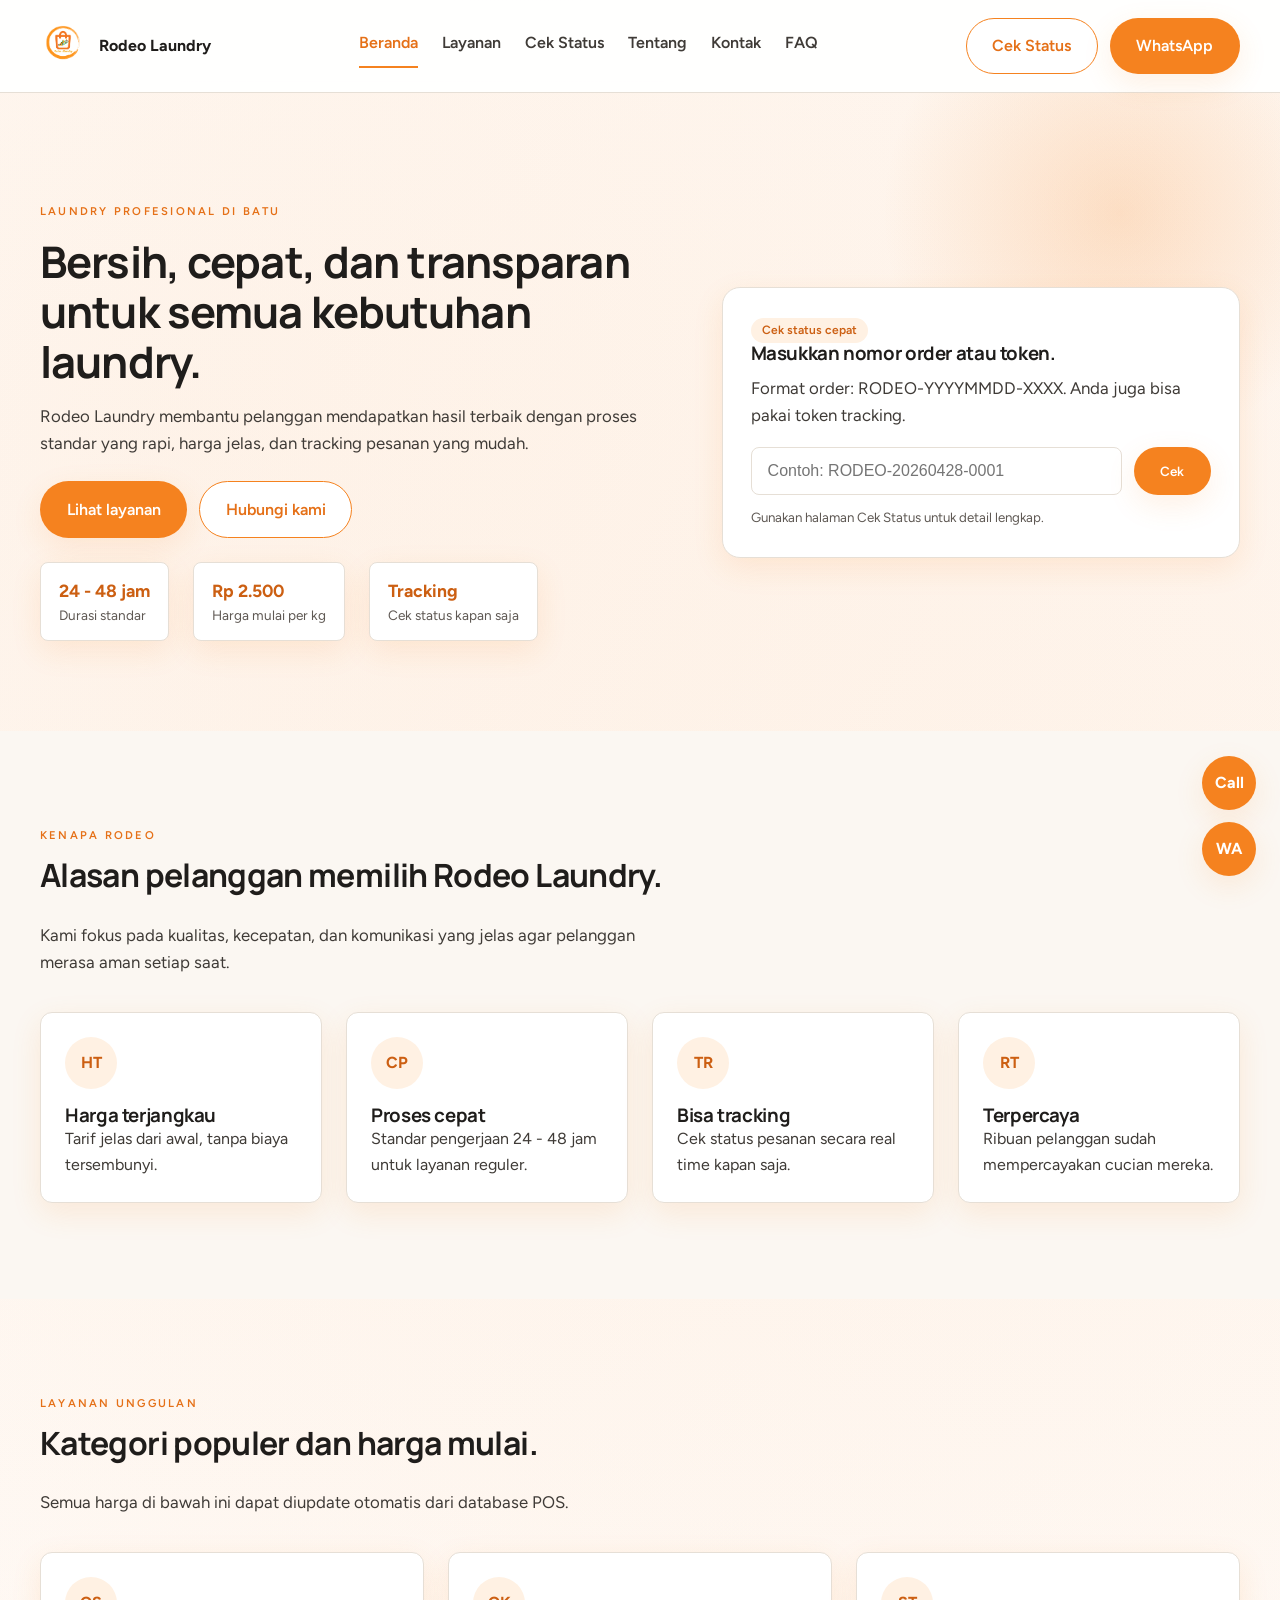
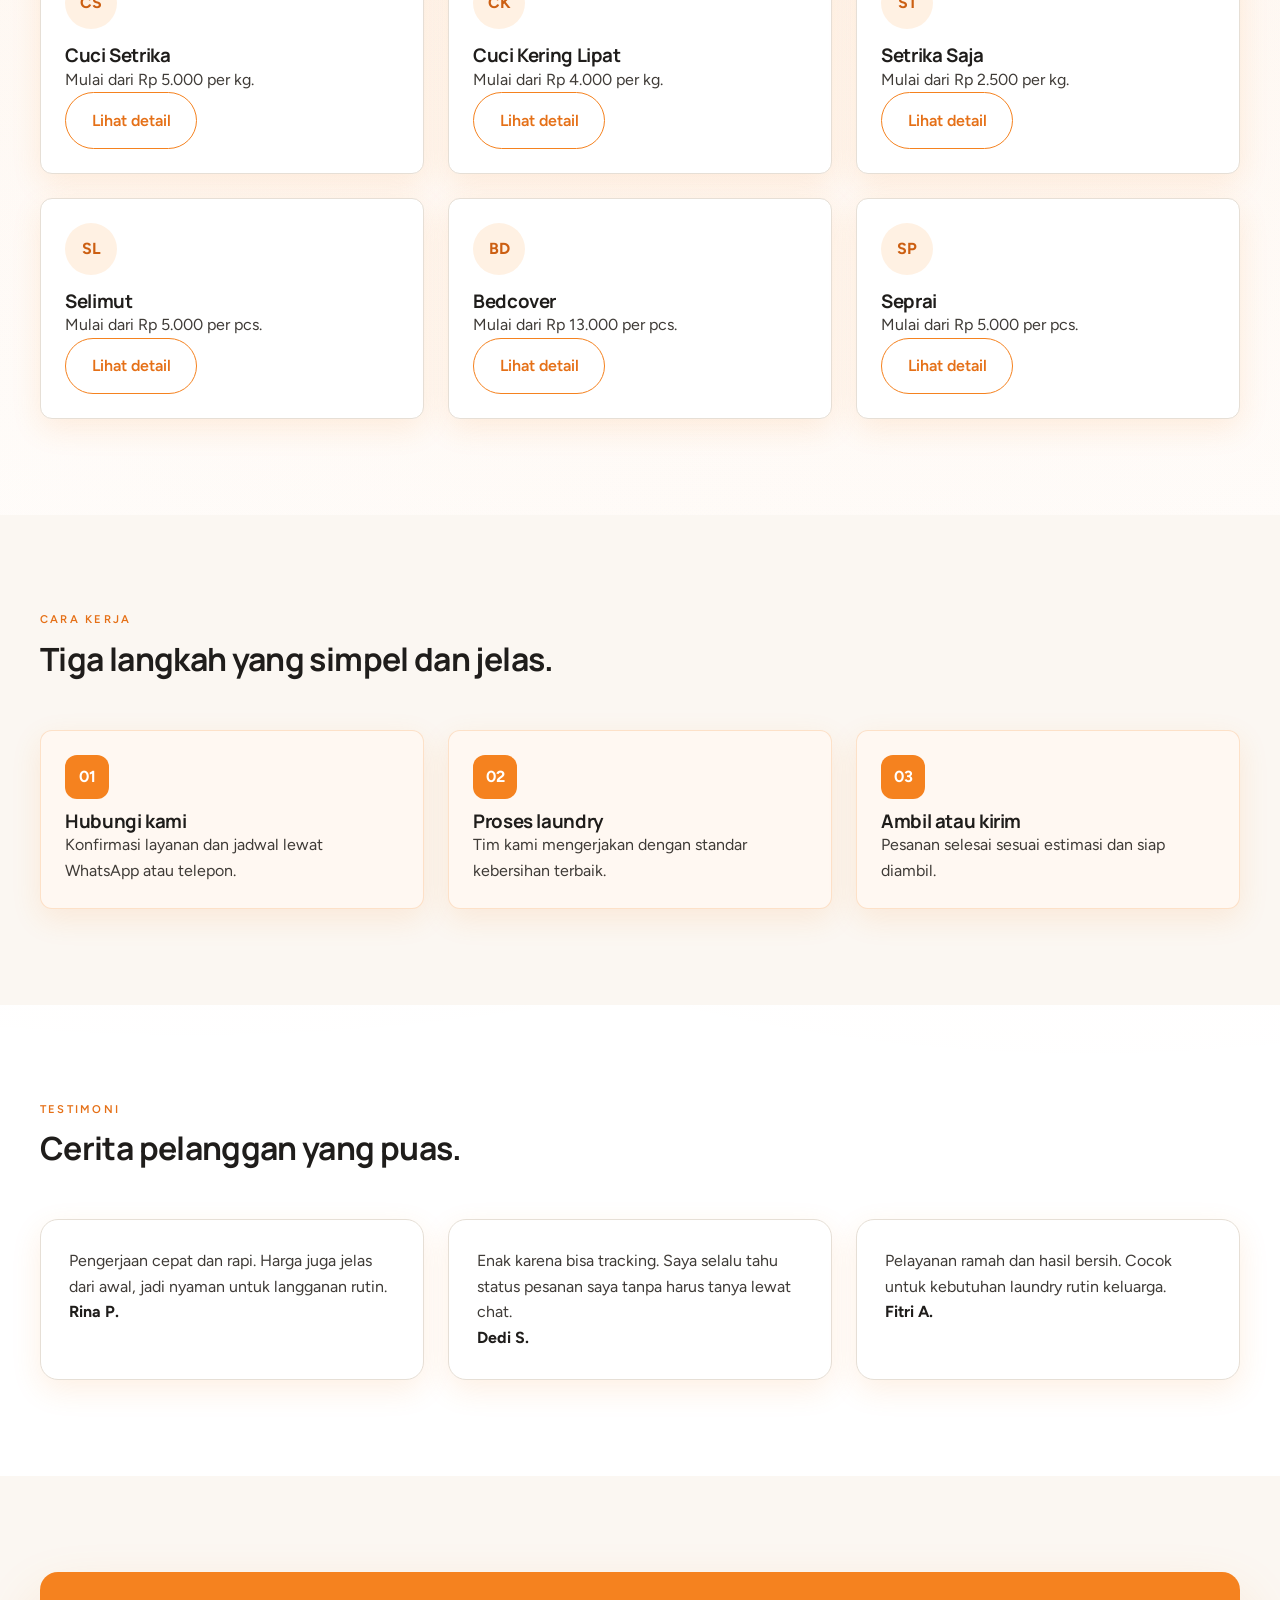
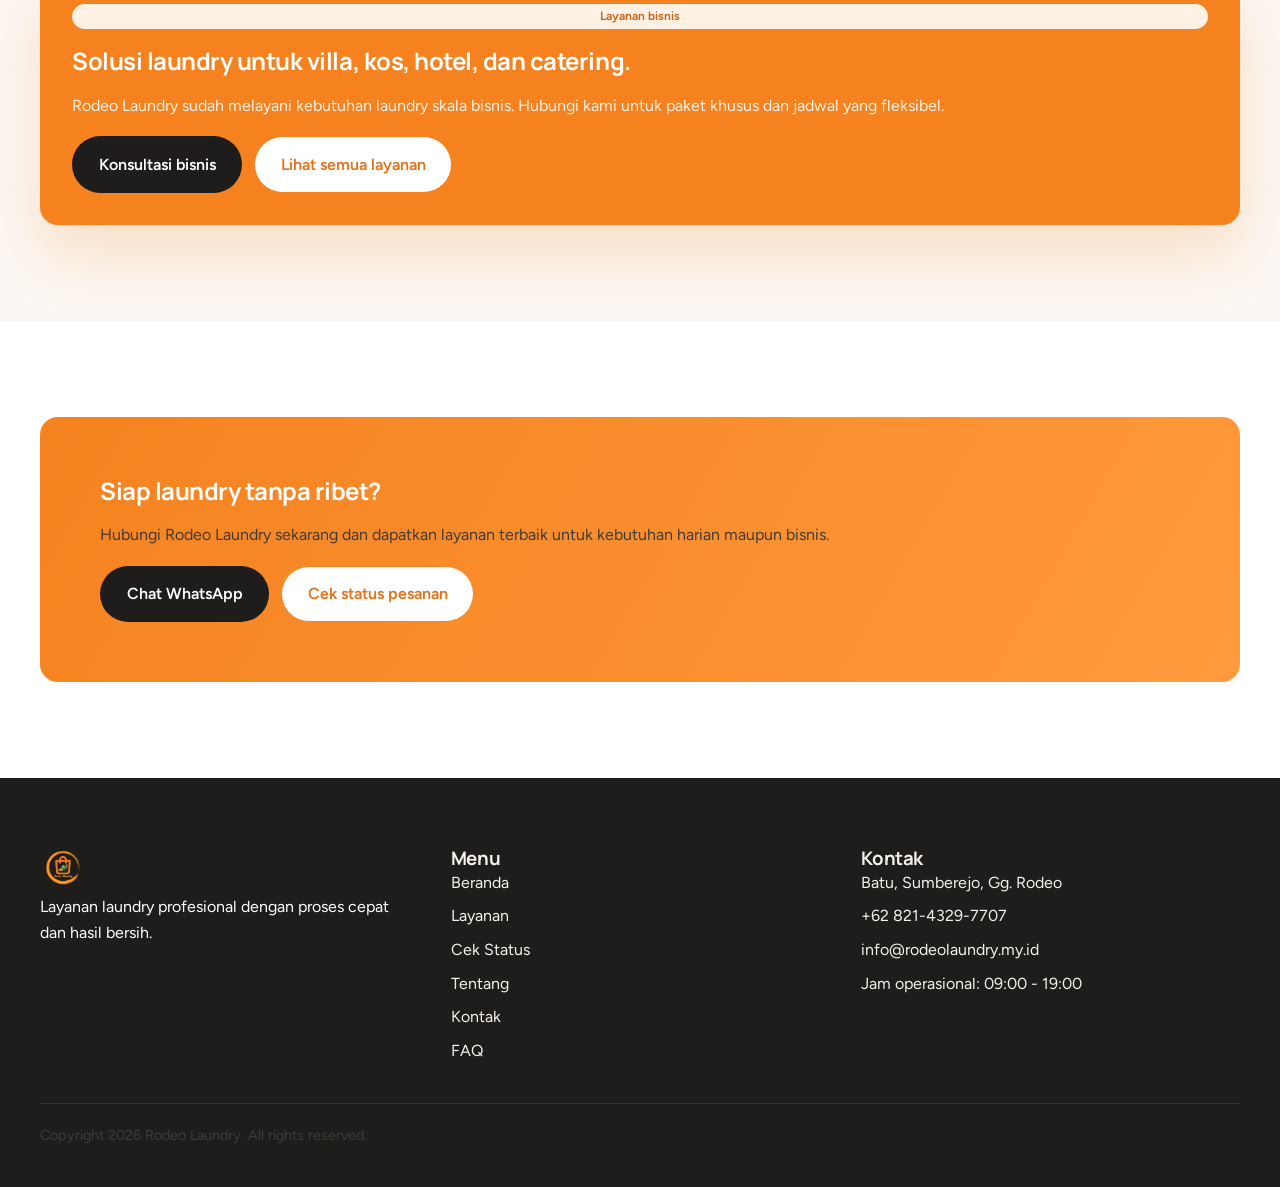
<file: public/index.html>
<!DOCTYPE html>
<html lang="id">
  <head>
    <meta charset="utf-8" />
    <meta name="viewport" content="width=device-width, initial-scale=1" />
    <title>Rodeo Laundry - Bersih, Cepat, Terpercaya</title>
    <meta
      name="description"
      content="Rodeo Laundry menghadirkan layanan laundry profesional dengan proses cepat, harga transparan, dan tracking pesanan yang mudah."
    />
    <meta property="og:title" content="Rodeo Laundry" />
    <meta
      property="og:description"
      content="Laundry profesional dengan layanan cepat, transparan, dan bisa tracking status pesanan."
    />
    <meta property="og:type" content="website" />
    <meta property="og:locale" content="id_ID" />
    <link rel="stylesheet" href="asset/css/style.css" />
  </head>
  <body>
    <a class="skip-link" href="#main-content">Lewati ke konten</a>

    <header class="site-header">
      <div class="container header-inner">
        <a class="logo" href="index.html">
          <img src="asset/Rodeo%20Laundry%20logo.png" alt="Rodeo Laundry logo" />
          <span>Rodeo Laundry</span>
        </a>

        <nav class="site-nav" id="site-menu" data-menu-panel>
          <a class="is-active" href="index.html">Beranda</a>
          <a href="services.html">Layanan</a>
          <a href="tracking.html">Cek Status</a>
          <a href="about.html">Tentang</a>
          <a href="contact.html">Kontak</a>
          <a href="faq.html">FAQ</a>
          <div class="nav-mobile-cta">
            <a class="btn btn-primary" href="https://wa.me/6282143297707">WhatsApp</a>
            <a class="btn btn-ghost" href="tracking.html">Cek Status</a>
          </div>
        </nav>

        <div class="header-cta">
          <a class="btn btn-ghost" href="tracking.html">Cek Status</a>
          <a class="btn btn-primary" href="https://wa.me/6282143297707">WhatsApp</a>
        </div>

        <button
          class="menu-toggle"
          type="button"
          data-menu-toggle
          aria-controls="site-menu"
          aria-expanded="false"
        >
          Menu
        </button>
      </div>
    </header>

    <main id="main-content">
      <section class="hero">
        <div class="container hero-grid">
          <div data-reveal style="--reveal-delay: 0ms;">
            <div class="eyebrow">Laundry profesional di Batu</div>
            <h1>Bersih, cepat, dan transparan untuk semua kebutuhan laundry.</h1>
            <p>
              Rodeo Laundry membantu pelanggan mendapatkan hasil terbaik dengan
              proses standar yang rapi, harga jelas, dan tracking pesanan yang
              mudah.
            </p>
            <div class="hero-actions">
              <a class="btn btn-primary" href="services.html">Lihat layanan</a>
              <a class="btn btn-ghost" href="contact.html">Hubungi kami</a>
            </div>
            <div class="hero-stats">
              <div class="stat">
                <div class="stat-value">24 - 48 jam</div>
                <div class="stat-label">Durasi standar</div>
              </div>
              <div class="stat">
                <div class="stat-value">Rp 2.500</div>
                <div class="stat-label">Harga mulai per kg</div>
              </div>
              <div class="stat">
                <div class="stat-value">Tracking</div>
                <div class="stat-label">Cek status kapan saja</div>
              </div>
            </div>
          </div>

          <div class="hero-card" data-reveal style="--reveal-delay: 120ms;">
            <span class="badge">Cek status cepat</span>
            <h3>Masukkan nomor order atau token.</h3>
            <p>
              Format order: RODEO-YYYYMMDD-XXXX. Anda juga bisa pakai token
              tracking.
            </p>
            <form class="hero-form" action="tracking.html" method="get">
              <div class="field">
                <input
                  type="text"
                  name="query"
                  placeholder="Contoh: RODEO-20260428-0001"
                />
                <button class="btn btn-primary" type="submit">Cek</button>
              </div>
              <small>Gunakan halaman Cek Status untuk detail lengkap.</small>
            </form>
          </div>
        </div>
      </section>

      <section class="section section-alt">
        <div class="container">
          <div class="section-header" data-reveal>
            <div class="eyebrow">Kenapa Rodeo</div>
            <h2 class="section-title">Alasan pelanggan memilih Rodeo Laundry.</h2>
            <p class="section-subtitle">
              Kami fokus pada kualitas, kecepatan, dan komunikasi yang jelas agar
              pelanggan merasa aman setiap saat.
            </p>
          </div>
          <div class="grid-4">
            <div class="card" data-reveal style="--reveal-delay: 0ms;">
              <div class="icon-badge">HT</div>
              <h3>Harga terjangkau</h3>
              <p>Tarif jelas dari awal, tanpa biaya tersembunyi.</p>
            </div>
            <div class="card" data-reveal style="--reveal-delay: 80ms;">
              <div class="icon-badge">CP</div>
              <h3>Proses cepat</h3>
              <p>Standar pengerjaan 24 - 48 jam untuk layanan reguler.</p>
            </div>
            <div class="card" data-reveal style="--reveal-delay: 160ms;">
              <div class="icon-badge">TR</div>
              <h3>Bisa tracking</h3>
              <p>Cek status pesanan secara real time kapan saja.</p>
            </div>
            <div class="card" data-reveal style="--reveal-delay: 240ms;">
              <div class="icon-badge">RT</div>
              <h3>Terpercaya</h3>
              <p>Ribuan pelanggan sudah mempercayakan cucian mereka.</p>
            </div>
          </div>
        </div>
      </section>

      <section class="section" id="services" data-api="/api/public/services">
        <div class="container">
          <div class="section-header" data-reveal>
            <div class="eyebrow">Layanan unggulan</div>
            <h2 class="section-title">Kategori populer dan harga mulai.</h2>
            <p class="section-subtitle">
              Semua harga di bawah ini dapat diupdate otomatis dari database POS.
            </p>
          </div>
          <div class="grid-3">
            <div class="card" data-reveal style="--reveal-delay: 0ms;">
              <div class="icon-badge">CS</div>
              <h3>Cuci Setrika</h3>
              <p>Mulai dari Rp 5.000 per kg.</p>
              <a class="btn btn-ghost" href="services.html">Lihat detail</a>
            </div>
            <div class="card" data-reveal style="--reveal-delay: 80ms;">
              <div class="icon-badge">CK</div>
              <h3>Cuci Kering Lipat</h3>
              <p>Mulai dari Rp 4.000 per kg.</p>
              <a class="btn btn-ghost" href="services.html">Lihat detail</a>
            </div>
            <div class="card" data-reveal style="--reveal-delay: 160ms;">
              <div class="icon-badge">ST</div>
              <h3>Setrika Saja</h3>
              <p>Mulai dari Rp 2.500 per kg.</p>
              <a class="btn btn-ghost" href="services.html">Lihat detail</a>
            </div>
            <div class="card" data-reveal style="--reveal-delay: 0ms;">
              <div class="icon-badge">SL</div>
              <h3>Selimut</h3>
              <p>Mulai dari Rp 5.000 per pcs.</p>
              <a class="btn btn-ghost" href="services.html">Lihat detail</a>
            </div>
            <div class="card" data-reveal style="--reveal-delay: 80ms;">
              <div class="icon-badge">BD</div>
              <h3>Bedcover</h3>
              <p>Mulai dari Rp 13.000 per pcs.</p>
              <a class="btn btn-ghost" href="services.html">Lihat detail</a>
            </div>
            <div class="card" data-reveal style="--reveal-delay: 160ms;">
              <div class="icon-badge">SP</div>
              <h3>Seprai</h3>
              <p>Mulai dari Rp 5.000 per pcs.</p>
              <a class="btn btn-ghost" href="services.html">Lihat detail</a>
            </div>
          </div>
        </div>
      </section>

      <section class="section section-alt">
        <div class="container">
          <div class="section-header" data-reveal>
            <div class="eyebrow">Cara kerja</div>
            <h2 class="section-title">Tiga langkah yang simpel dan jelas.</h2>
          </div>
          <div class="grid-3">
            <div class="card card-soft" data-reveal style="--reveal-delay: 0ms;">
              <div class="step-number">01</div>
              <h3>Hubungi kami</h3>
              <p>Konfirmasi layanan dan jadwal lewat WhatsApp atau telepon.</p>
            </div>
            <div class="card card-soft" data-reveal style="--reveal-delay: 80ms;">
              <div class="step-number">02</div>
              <h3>Proses laundry</h3>
              <p>Tim kami mengerjakan dengan standar kebersihan terbaik.</p>
            </div>
            <div class="card card-soft" data-reveal style="--reveal-delay: 160ms;">
              <div class="step-number">03</div>
              <h3>Ambil atau kirim</h3>
              <p>Pesanan selesai sesuai estimasi dan siap diambil.</p>
            </div>
          </div>
        </div>
      </section>

      <section class="section">
        <div class="container">
          <div class="section-header" data-reveal>
            <div class="eyebrow">Testimoni</div>
            <h2 class="section-title">Cerita pelanggan yang puas.</h2>
          </div>
          <div class="grid-3">
            <div class="testimonial-card" data-reveal style="--reveal-delay: 0ms;">
              <p>
                Pengerjaan cepat dan rapi. Harga juga jelas dari awal, jadi
                nyaman untuk langganan rutin.
              </p>
              <strong>Rina P.</strong>
            </div>
            <div class="testimonial-card" data-reveal style="--reveal-delay: 80ms;">
              <p>
                Enak karena bisa tracking. Saya selalu tahu status pesanan saya
                tanpa harus tanya lewat chat.
              </p>
              <strong>Dedi S.</strong>
            </div>
            <div class="testimonial-card" data-reveal style="--reveal-delay: 160ms;">
              <p>
                Pelayanan ramah dan hasil bersih. Cocok untuk kebutuhan laundry
                rutin keluarga.
              </p>
              <strong>Fitri A.</strong>
            </div>
          </div>
        </div>
      </section>

      <section class="section section-alt">
        <div class="container">
          <div class="callout" data-reveal>
            <span class="badge">Layanan bisnis</span>
            <h2>Solusi laundry untuk villa, kos, hotel, dan catering.</h2>
            <p>
              Rodeo Laundry sudah melayani kebutuhan laundry skala bisnis. Hubungi
              kami untuk paket khusus dan jadwal yang fleksibel.
            </p>
            <div class="cta-actions">
              <a class="btn btn-dark" href="contact.html">Konsultasi bisnis</a>
              <a class="btn btn-ghost" href="services.html">Lihat semua layanan</a>
            </div>
          </div>
        </div>
      </section>

      <section class="section">
        <div class="container">
          <div class="cta-banner" data-reveal>
            <h2>Siap laundry tanpa ribet?</h2>
            <p>
              Hubungi Rodeo Laundry sekarang dan dapatkan layanan terbaik untuk
              kebutuhan harian maupun bisnis.
            </p>
            <div class="cta-actions">
              <a class="btn btn-dark" href="https://wa.me/6282143297707">Chat WhatsApp</a>
              <a class="btn btn-ghost" href="tracking.html">Cek status pesanan</a>
            </div>
          </div>
        </div>
      </section>
    </main>

    <footer class="footer">
      <div class="container footer-grid">
        <div>
          <div class="logo">
            <img src="asset/Rodeo%20Laundry%20logo.png" alt="Rodeo Laundry logo" />
            <span>Rodeo Laundry</span>
          </div>
          <p>
            Layanan laundry profesional dengan proses cepat dan hasil bersih.
          </p>
        </div>
        <div>
          <h3>Menu</h3>
          <ul>
            <li><a href="index.html">Beranda</a></li>
            <li><a href="services.html">Layanan</a></li>
            <li><a href="tracking.html">Cek Status</a></li>
            <li><a href="about.html">Tentang</a></li>
            <li><a href="contact.html">Kontak</a></li>
            <li><a href="faq.html">FAQ</a></li>
          </ul>
        </div>
        <div>
          <h3>Kontak</h3>
          <ul>
            <li>Batu, Sumberejo, Gg. Rodeo</li>
            <li><a href="tel:+6282143297707">+62 821-4329-7707</a></li>
            <li><a href="mailto:info@rodeolaundry.my.id">info@rodeolaundry.my.id</a></li>
            <li>Jam operasional: 09:00 - 19:00</li>
          </ul>
        </div>
      </div>
      <div class="container footer-bottom">
        <p>Copyright 2026 Rodeo Laundry. All rights reserved.</p>
      </div>
    </footer>

    <div class="floating-buttons">
      <a class="fab" href="tel:+6282143297707" aria-label="Telepon Rodeo Laundry">Call</a>
      <a class="fab" href="https://wa.me/6282143297707" aria-label="WhatsApp Rodeo Laundry">WA</a>
    </div>

    <script src="asset/js/main.js"></script>
  </body>
</html>
</file>
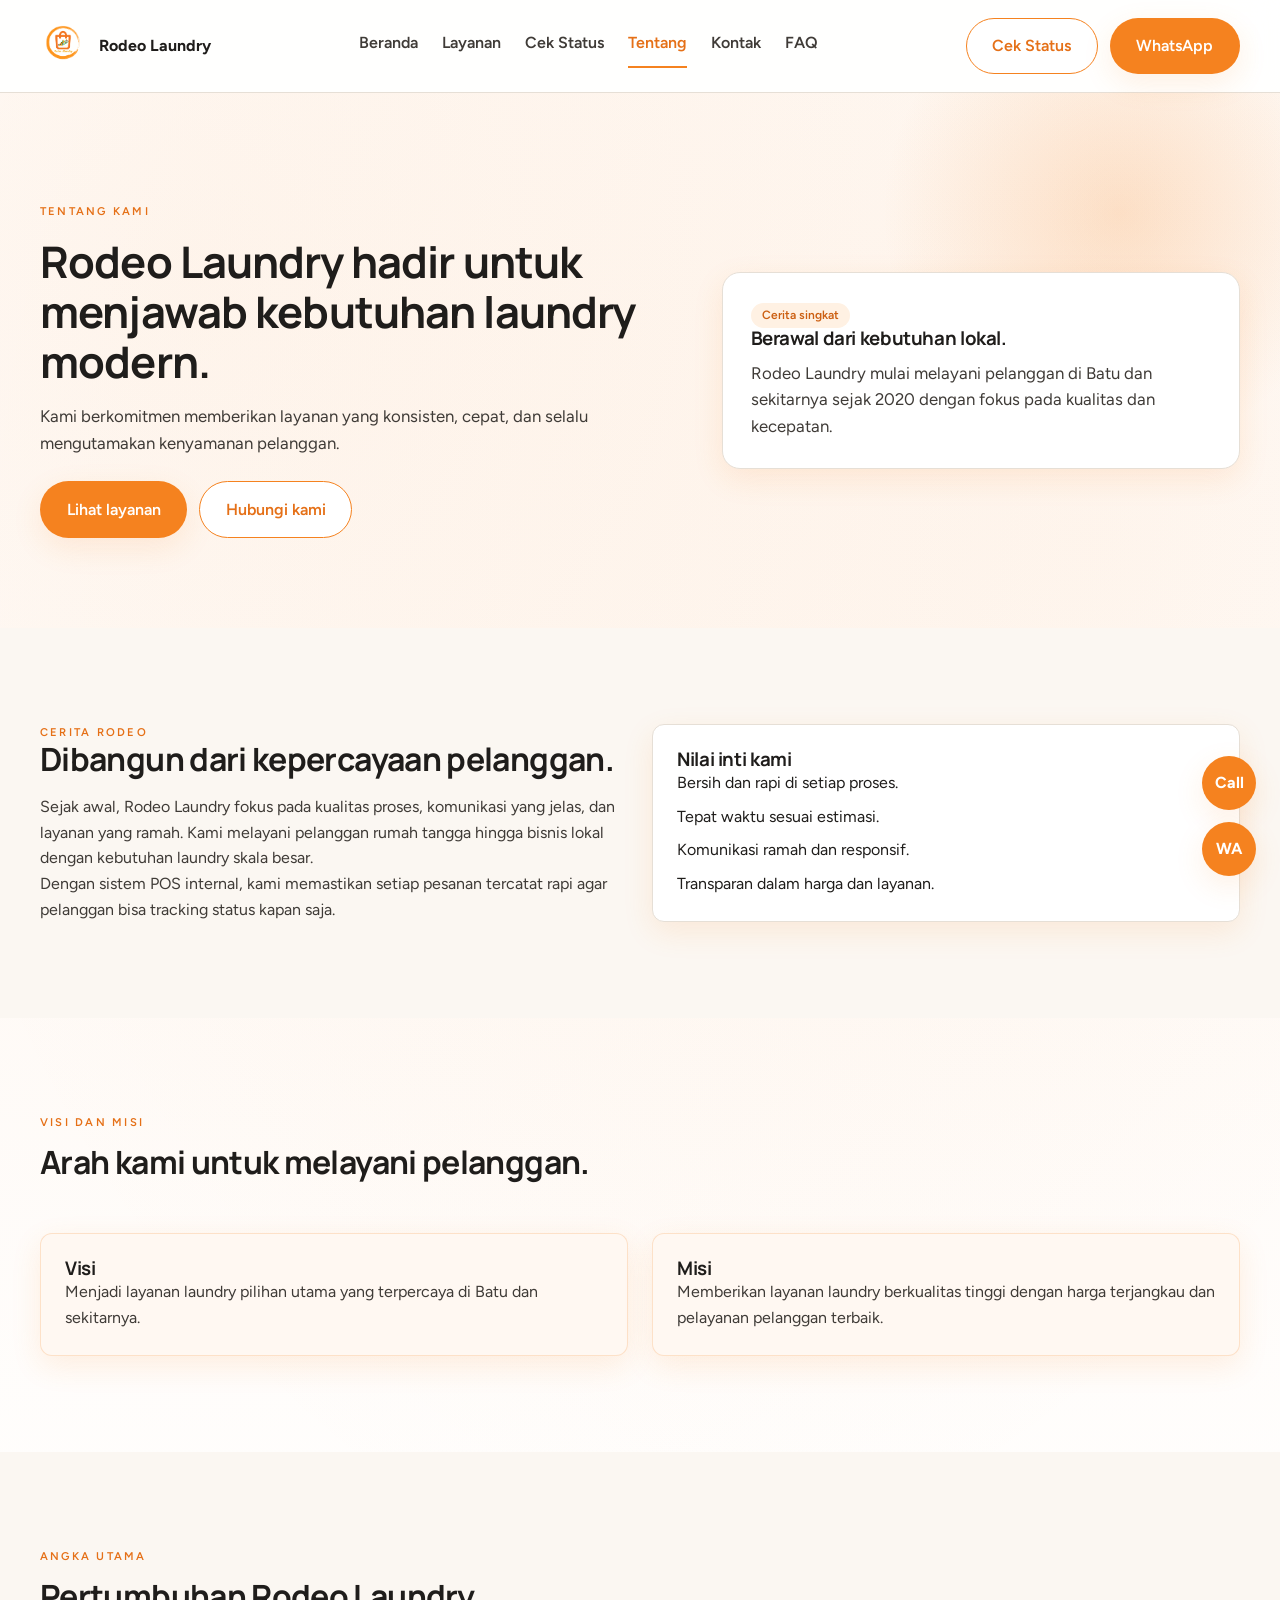
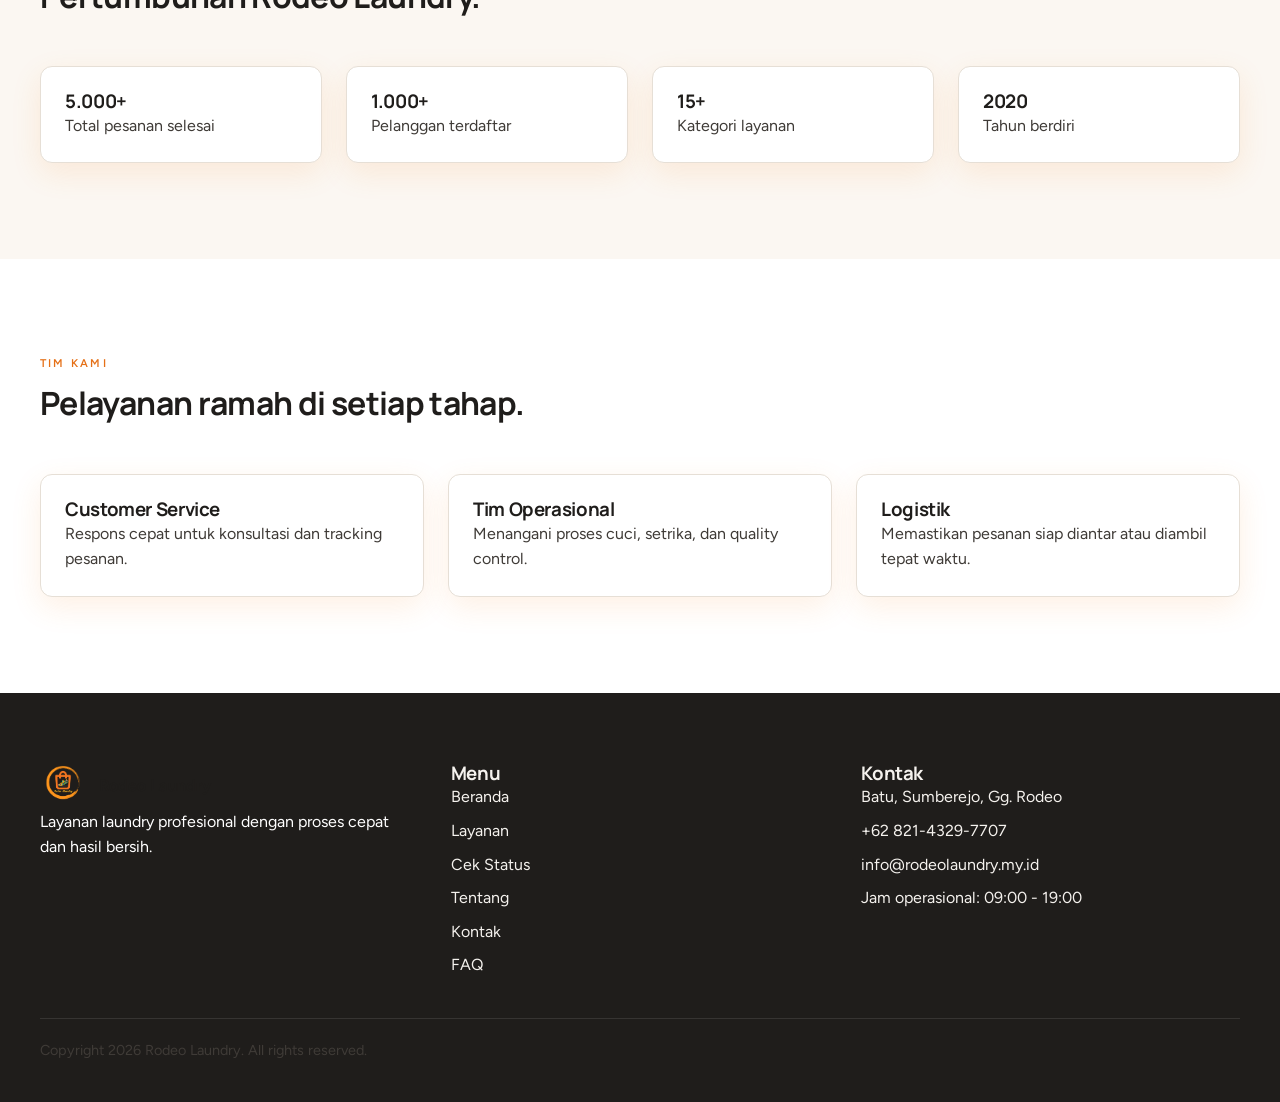
<file: public/about.html>
<!DOCTYPE html>
<html lang="id">
  <head>
    <meta charset="utf-8" />
    <meta name="viewport" content="width=device-width, initial-scale=1" />
    <title>Tentang Kami - Rodeo Laundry</title>
    <meta
      name="description"
      content="Mengenal Rodeo Laundry, visi, misi, nilai, dan perjalanan kami."
    />
    <meta property="og:title" content="Tentang Rodeo Laundry" />
    <meta
      property="og:description"
      content="Rodeo Laundry fokus pada kebersihan, ketepatan waktu, dan layanan pelanggan terbaik."
    />
    <meta property="og:type" content="website" />
    <meta property="og:locale" content="id_ID" />
    <link rel="stylesheet" href="asset/css/style.css" />
  </head>
  <body>
    <a class="skip-link" href="#main-content">Lewati ke konten</a>

    <header class="site-header">
      <div class="container header-inner">
        <a class="logo" href="index.html">
          <img src="asset/Rodeo%20Laundry%20logo.png" alt="Rodeo Laundry logo" />
          <span>Rodeo Laundry</span>
        </a>

        <nav class="site-nav" id="site-menu" data-menu-panel>
          <a href="index.html">Beranda</a>
          <a href="services.html">Layanan</a>
          <a href="tracking.html">Cek Status</a>
          <a class="is-active" href="about.html">Tentang</a>
          <a href="contact.html">Kontak</a>
          <a href="faq.html">FAQ</a>
          <div class="nav-mobile-cta">
            <a class="btn btn-primary" href="https://wa.me/6282143297707">WhatsApp</a>
            <a class="btn btn-ghost" href="tracking.html">Cek Status</a>
          </div>
        </nav>

        <div class="header-cta">
          <a class="btn btn-ghost" href="tracking.html">Cek Status</a>
          <a class="btn btn-primary" href="https://wa.me/6282143297707">WhatsApp</a>
        </div>

        <button
          class="menu-toggle"
          type="button"
          data-menu-toggle
          aria-controls="site-menu"
          aria-expanded="false"
        >
          Menu
        </button>
      </div>
    </header>

    <main id="main-content">
      <section class="hero">
        <div class="container hero-grid">
          <div data-reveal style="--reveal-delay: 0ms;">
            <div class="eyebrow">Tentang kami</div>
            <h1>Rodeo Laundry hadir untuk menjawab kebutuhan laundry modern.</h1>
            <p>
              Kami berkomitmen memberikan layanan yang konsisten, cepat, dan
              selalu mengutamakan kenyamanan pelanggan.
            </p>
            <div class="hero-actions">
              <a class="btn btn-primary" href="services.html">Lihat layanan</a>
              <a class="btn btn-ghost" href="contact.html">Hubungi kami</a>
            </div>
          </div>
          <div class="hero-card" data-reveal style="--reveal-delay: 120ms;">
            <span class="badge">Cerita singkat</span>
            <h3>Berawal dari kebutuhan lokal.</h3>
            <p>
              Rodeo Laundry mulai melayani pelanggan di Batu dan sekitarnya sejak
              2020 dengan fokus pada kualitas dan kecepatan.
            </p>
          </div>
        </div>
      </section>

      <section class="section section-alt">
        <div class="container grid-2">
          <div data-reveal style="--reveal-delay: 0ms;">
            <div class="eyebrow">Cerita Rodeo</div>
            <h2 class="section-title">Dibangun dari kepercayaan pelanggan.</h2>
            <p>
              Sejak awal, Rodeo Laundry fokus pada kualitas proses, komunikasi
              yang jelas, dan layanan yang ramah. Kami melayani pelanggan rumah
              tangga hingga bisnis lokal dengan kebutuhan laundry skala besar.
            </p>
            <p>
              Dengan sistem POS internal, kami memastikan setiap pesanan tercatat
              rapi agar pelanggan bisa tracking status kapan saja.
            </p>
          </div>
          <div class="card" data-reveal style="--reveal-delay: 120ms;">
            <h3>Nilai inti kami</h3>
            <ul>
              <li>Bersih dan rapi di setiap proses.</li>
              <li>Tepat waktu sesuai estimasi.</li>
              <li>Komunikasi ramah dan responsif.</li>
              <li>Transparan dalam harga dan layanan.</li>
            </ul>
          </div>
        </div>
      </section>

      <section class="section">
        <div class="container">
          <div class="section-header" data-reveal>
            <div class="eyebrow">Visi dan misi</div>
            <h2 class="section-title">Arah kami untuk melayani pelanggan.</h2>
          </div>
          <div class="grid-2">
            <div class="card card-soft" data-reveal style="--reveal-delay: 0ms;">
              <h3>Visi</h3>
              <p>
                Menjadi layanan laundry pilihan utama yang terpercaya di Batu dan
                sekitarnya.
              </p>
            </div>
            <div class="card card-soft" data-reveal style="--reveal-delay: 120ms;">
              <h3>Misi</h3>
              <p>
                Memberikan layanan laundry berkualitas tinggi dengan harga
                terjangkau dan pelayanan pelanggan terbaik.
              </p>
            </div>
          </div>
        </div>
      </section>

      <section class="section section-alt" data-api="/api/public/settings">
        <div class="container">
          <div class="section-header" data-reveal>
            <div class="eyebrow">Angka utama</div>
            <h2 class="section-title">Pertumbuhan Rodeo Laundry.</h2>
          </div>
          <div class="grid-4">
            <div class="card" data-reveal style="--reveal-delay: 0ms;">
              <h3>5.000+</h3>
              <p>Total pesanan selesai</p>
            </div>
            <div class="card" data-reveal style="--reveal-delay: 80ms;">
              <h3>1.000+</h3>
              <p>Pelanggan terdaftar</p>
            </div>
            <div class="card" data-reveal style="--reveal-delay: 160ms;">
              <h3>15+</h3>
              <p>Kategori layanan</p>
            </div>
            <div class="card" data-reveal style="--reveal-delay: 240ms;">
              <h3>2020</h3>
              <p>Tahun berdiri</p>
            </div>
          </div>
        </div>
      </section>

      <section class="section">
        <div class="container">
          <div class="section-header" data-reveal>
            <div class="eyebrow">Tim kami</div>
            <h2 class="section-title">Pelayanan ramah di setiap tahap.</h2>
          </div>
          <div class="grid-3">
            <div class="card" data-reveal style="--reveal-delay: 0ms;">
              <h3>Customer Service</h3>
              <p>Respons cepat untuk konsultasi dan tracking pesanan.</p>
            </div>
            <div class="card" data-reveal style="--reveal-delay: 80ms;">
              <h3>Tim Operasional</h3>
              <p>Menangani proses cuci, setrika, dan quality control.</p>
            </div>
            <div class="card" data-reveal style="--reveal-delay: 160ms;">
              <h3>Logistik</h3>
              <p>Memastikan pesanan siap diantar atau diambil tepat waktu.</p>
            </div>
          </div>
        </div>
      </section>
    </main>

    <footer class="footer">
      <div class="container footer-grid">
        <div>
          <div class="logo">
            <img src="asset/Rodeo%20Laundry%20logo.png" alt="Rodeo Laundry logo" />
            <span>Rodeo Laundry</span>
          </div>
          <p>
            Layanan laundry profesional dengan proses cepat dan hasil bersih.
          </p>
        </div>
        <div>
          <h3>Menu</h3>
          <ul>
            <li><a href="index.html">Beranda</a></li>
            <li><a href="services.html">Layanan</a></li>
            <li><a href="tracking.html">Cek Status</a></li>
            <li><a href="about.html">Tentang</a></li>
            <li><a href="contact.html">Kontak</a></li>
            <li><a href="faq.html">FAQ</a></li>
          </ul>
        </div>
        <div>
          <h3>Kontak</h3>
          <ul>
            <li>Batu, Sumberejo, Gg. Rodeo</li>
            <li><a href="tel:+6282143297707">+62 821-4329-7707</a></li>
            <li><a href="mailto:info@rodeolaundry.my.id">info@rodeolaundry.my.id</a></li>
            <li>Jam operasional: 09:00 - 19:00</li>
          </ul>
        </div>
      </div>
      <div class="container footer-bottom">
        <p>Copyright 2026 Rodeo Laundry. All rights reserved.</p>
      </div>
    </footer>

    <div class="floating-buttons">
      <a class="fab" href="tel:+6282143297707" aria-label="Telepon Rodeo Laundry">Call</a>
      <a class="fab" href="https://wa.me/6282143297707" aria-label="WhatsApp Rodeo Laundry">WA</a>
    </div>

    <script src="asset/js/main.js"></script>
  </body>
</html>
</file>
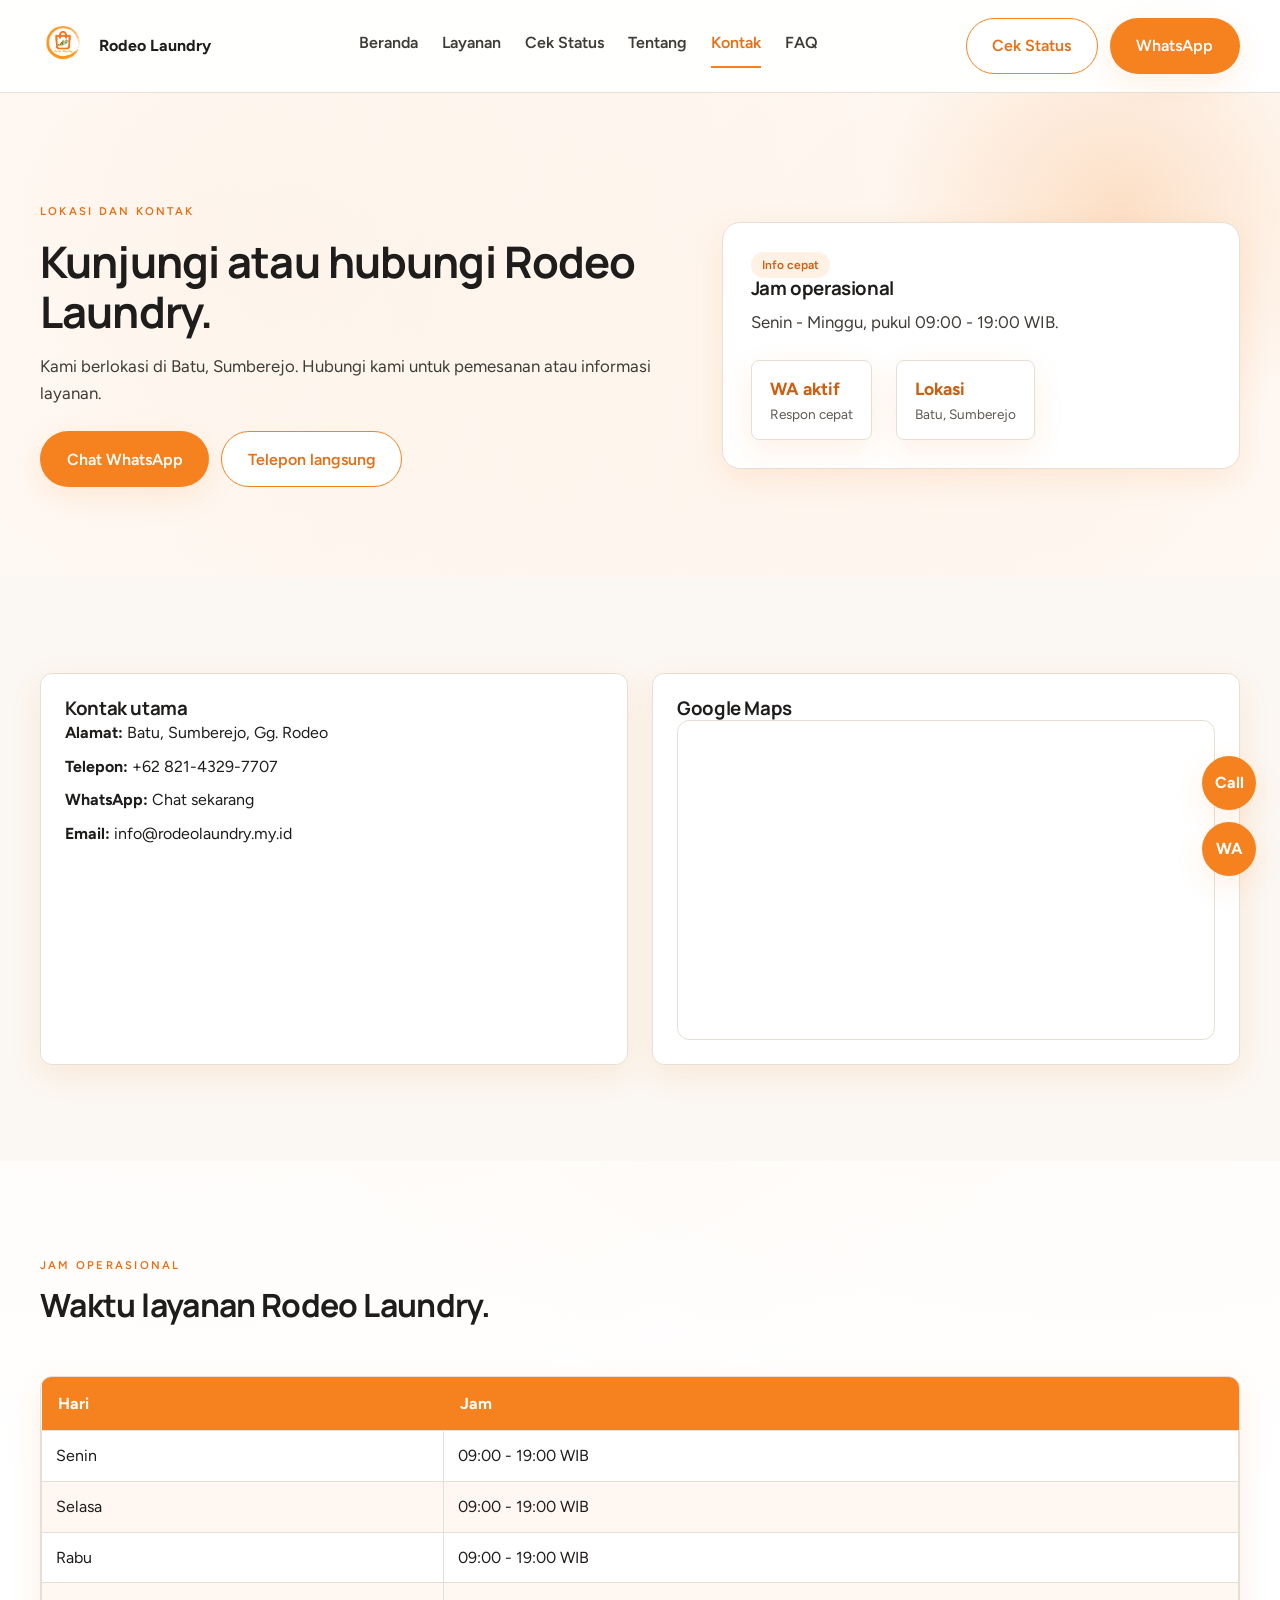
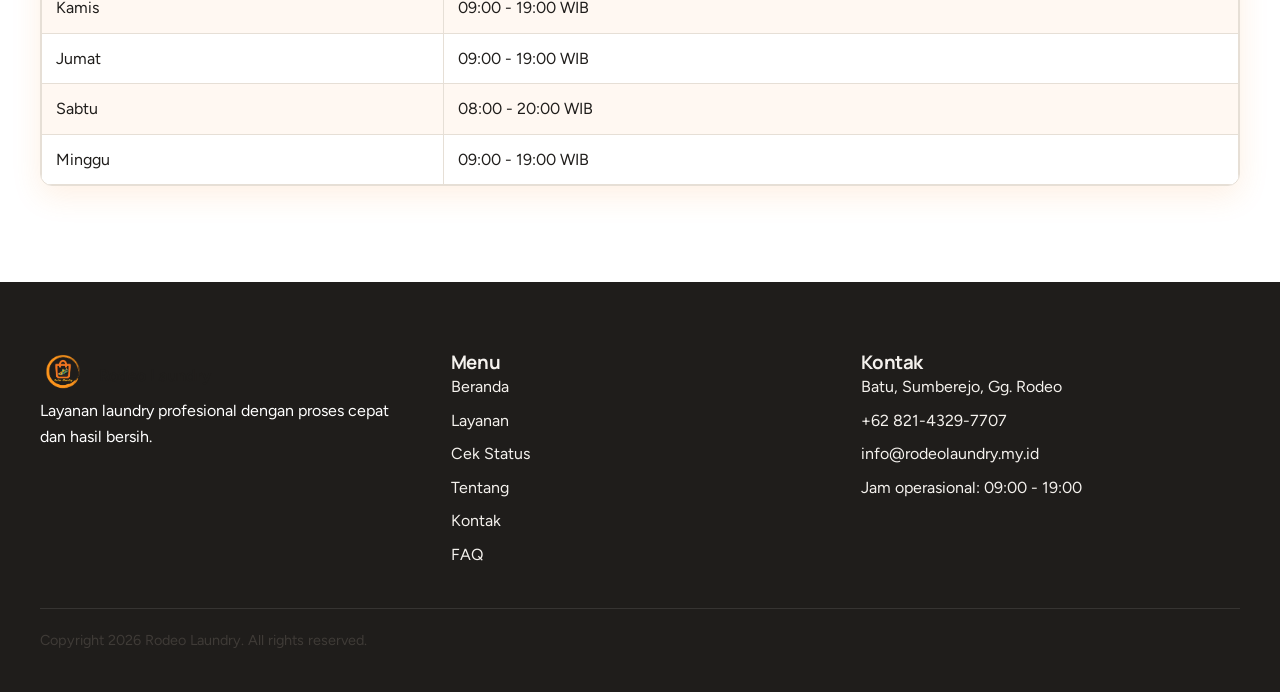
<file: public/contact.html>
<!DOCTYPE html>
<html lang="id">
  <head>
    <meta charset="utf-8" />
    <meta name="viewport" content="width=device-width, initial-scale=1" />
    <title>Lokasi dan Kontak - Rodeo Laundry</title>
    <meta
      name="description"
      content="Alamat, kontak, dan jam operasional Rodeo Laundry di Batu, Sumberejo."
    />
    <meta property="og:title" content="Lokasi Rodeo Laundry" />
    <meta
      property="og:description"
      content="Temukan lokasi Rodeo Laundry dan hubungi kami untuk pemesanan."
    />
    <meta property="og:type" content="website" />
    <meta property="og:locale" content="id_ID" />
    <link rel="stylesheet" href="asset/css/style.css" />
  </head>
  <body>
    <a class="skip-link" href="#main-content">Lewati ke konten</a>

    <header class="site-header">
      <div class="container header-inner">
        <a class="logo" href="index.html">
          <img src="asset/Rodeo%20Laundry%20logo.png" alt="Rodeo Laundry logo" />
          <span>Rodeo Laundry</span>
        </a>

        <nav class="site-nav" id="site-menu" data-menu-panel>
          <a href="index.html">Beranda</a>
          <a href="services.html">Layanan</a>
          <a href="tracking.html">Cek Status</a>
          <a href="about.html">Tentang</a>
          <a class="is-active" href="contact.html">Kontak</a>
          <a href="faq.html">FAQ</a>
          <div class="nav-mobile-cta">
            <a class="btn btn-primary" href="https://wa.me/6282143297707">WhatsApp</a>
            <a class="btn btn-ghost" href="tracking.html">Cek Status</a>
          </div>
        </nav>

        <div class="header-cta">
          <a class="btn btn-ghost" href="tracking.html">Cek Status</a>
          <a class="btn btn-primary" href="https://wa.me/6282143297707">WhatsApp</a>
        </div>

        <button
          class="menu-toggle"
          type="button"
          data-menu-toggle
          aria-controls="site-menu"
          aria-expanded="false"
        >
          Menu
        </button>
      </div>
    </header>

    <main id="main-content">
      <section class="hero">
        <div class="container hero-grid">
          <div data-reveal style="--reveal-delay: 0ms;">
            <div class="eyebrow">Lokasi dan kontak</div>
            <h1>Kunjungi atau hubungi Rodeo Laundry.</h1>
            <p>
              Kami berlokasi di Batu, Sumberejo. Hubungi kami untuk pemesanan atau
              informasi layanan.
            </p>
            <div class="hero-actions">
              <a class="btn btn-primary" href="https://wa.me/6282143297707">Chat WhatsApp</a>
              <a class="btn btn-ghost" href="tel:+6282143297707">Telepon langsung</a>
            </div>
          </div>
          <div class="hero-card" data-reveal style="--reveal-delay: 120ms;">
            <span class="badge">Info cepat</span>
            <h3>Jam operasional</h3>
            <p>Senin - Minggu, pukul 09:00 - 19:00 WIB.</p>
            <div class="hero-stats">
              <div class="stat">
                <div class="stat-value">WA aktif</div>
                <div class="stat-label">Respon cepat</div>
              </div>
              <div class="stat">
                <div class="stat-value">Lokasi</div>
                <div class="stat-label">Batu, Sumberejo</div>
              </div>
            </div>
          </div>
        </div>
      </section>

      <section class="section section-alt" data-api="/api/public/settings">
        <div class="container grid-2">
          <div class="card" data-reveal style="--reveal-delay: 0ms;">
            <h3>Kontak utama</h3>
            <ul>
              <li><strong>Alamat:</strong> Batu, Sumberejo, Gg. Rodeo</li>
              <li><strong>Telepon:</strong> <a href="tel:+6282143297707">+62 821-4329-7707</a></li>
              <li><strong>WhatsApp:</strong> <a href="https://wa.me/6282143297707">Chat sekarang</a></li>
              <li><strong>Email:</strong> <a href="mailto:info@rodeolaundry.my.id">info@rodeolaundry.my.id</a></li>
            </ul>
          </div>
          <div class="card" data-reveal style="--reveal-delay: 120ms;">
            <h3>Google Maps</h3>
            <div class="map-frame">
              <iframe
                title="Lokasi Rodeo Laundry"
                src="https://www.google.com/maps?q=Batu%2C%20Sumberejo%2C%20Gg.%20Rodeo&output=embed"
                loading="lazy"
                referrerpolicy="no-referrer-when-downgrade"
              ></iframe>
            </div>
          </div>
        </div>
      </section>

      <section class="section">
        <div class="container">
          <div class="section-header" data-reveal>
            <div class="eyebrow">Jam operasional</div>
            <h2 class="section-title">Waktu layanan Rodeo Laundry.</h2>
          </div>
          <div class="table-wrapper" data-reveal>
            <table class="table">
              <thead>
                <tr>
                  <th>Hari</th>
                  <th>Jam</th>
                </tr>
              </thead>
              <tbody>
                <tr><td>Senin</td><td>09:00 - 19:00 WIB</td></tr>
                <tr><td>Selasa</td><td>09:00 - 19:00 WIB</td></tr>
                <tr><td>Rabu</td><td>09:00 - 19:00 WIB</td></tr>
                <tr><td>Kamis</td><td>09:00 - 19:00 WIB</td></tr>
                <tr><td>Jumat</td><td>09:00 - 19:00 WIB</td></tr>
                <tr><td>Sabtu</td><td>08:00 - 20:00 WIB</td></tr>
                <tr><td>Minggu</td><td>09:00 - 19:00 WIB</td></tr>
              </tbody>
            </table>
          </div>
        </div>
      </section>
    </main>

    <footer class="footer">
      <div class="container footer-grid">
        <div>
          <div class="logo">
            <img src="asset/Rodeo%20Laundry%20logo.png" alt="Rodeo Laundry logo" />
            <span>Rodeo Laundry</span>
          </div>
          <p>
            Layanan laundry profesional dengan proses cepat dan hasil bersih.
          </p>
        </div>
        <div>
          <h3>Menu</h3>
          <ul>
            <li><a href="index.html">Beranda</a></li>
            <li><a href="services.html">Layanan</a></li>
            <li><a href="tracking.html">Cek Status</a></li>
            <li><a href="about.html">Tentang</a></li>
            <li><a href="contact.html">Kontak</a></li>
            <li><a href="faq.html">FAQ</a></li>
          </ul>
        </div>
        <div>
          <h3>Kontak</h3>
          <ul>
            <li>Batu, Sumberejo, Gg. Rodeo</li>
            <li><a href="tel:+6282143297707">+62 821-4329-7707</a></li>
            <li><a href="mailto:info@rodeolaundry.my.id">info@rodeolaundry.my.id</a></li>
            <li>Jam operasional: 09:00 - 19:00</li>
          </ul>
        </div>
      </div>
      <div class="container footer-bottom">
        <p>Copyright 2026 Rodeo Laundry. All rights reserved.</p>
      </div>
    </footer>

    <div class="floating-buttons">
      <a class="fab" href="tel:+6282143297707" aria-label="Telepon Rodeo Laundry">Call</a>
      <a class="fab" href="https://wa.me/6282143297707" aria-label="WhatsApp Rodeo Laundry">WA</a>
    </div>

    <script src="asset/js/main.js"></script>
  </body>
</html>
</file>
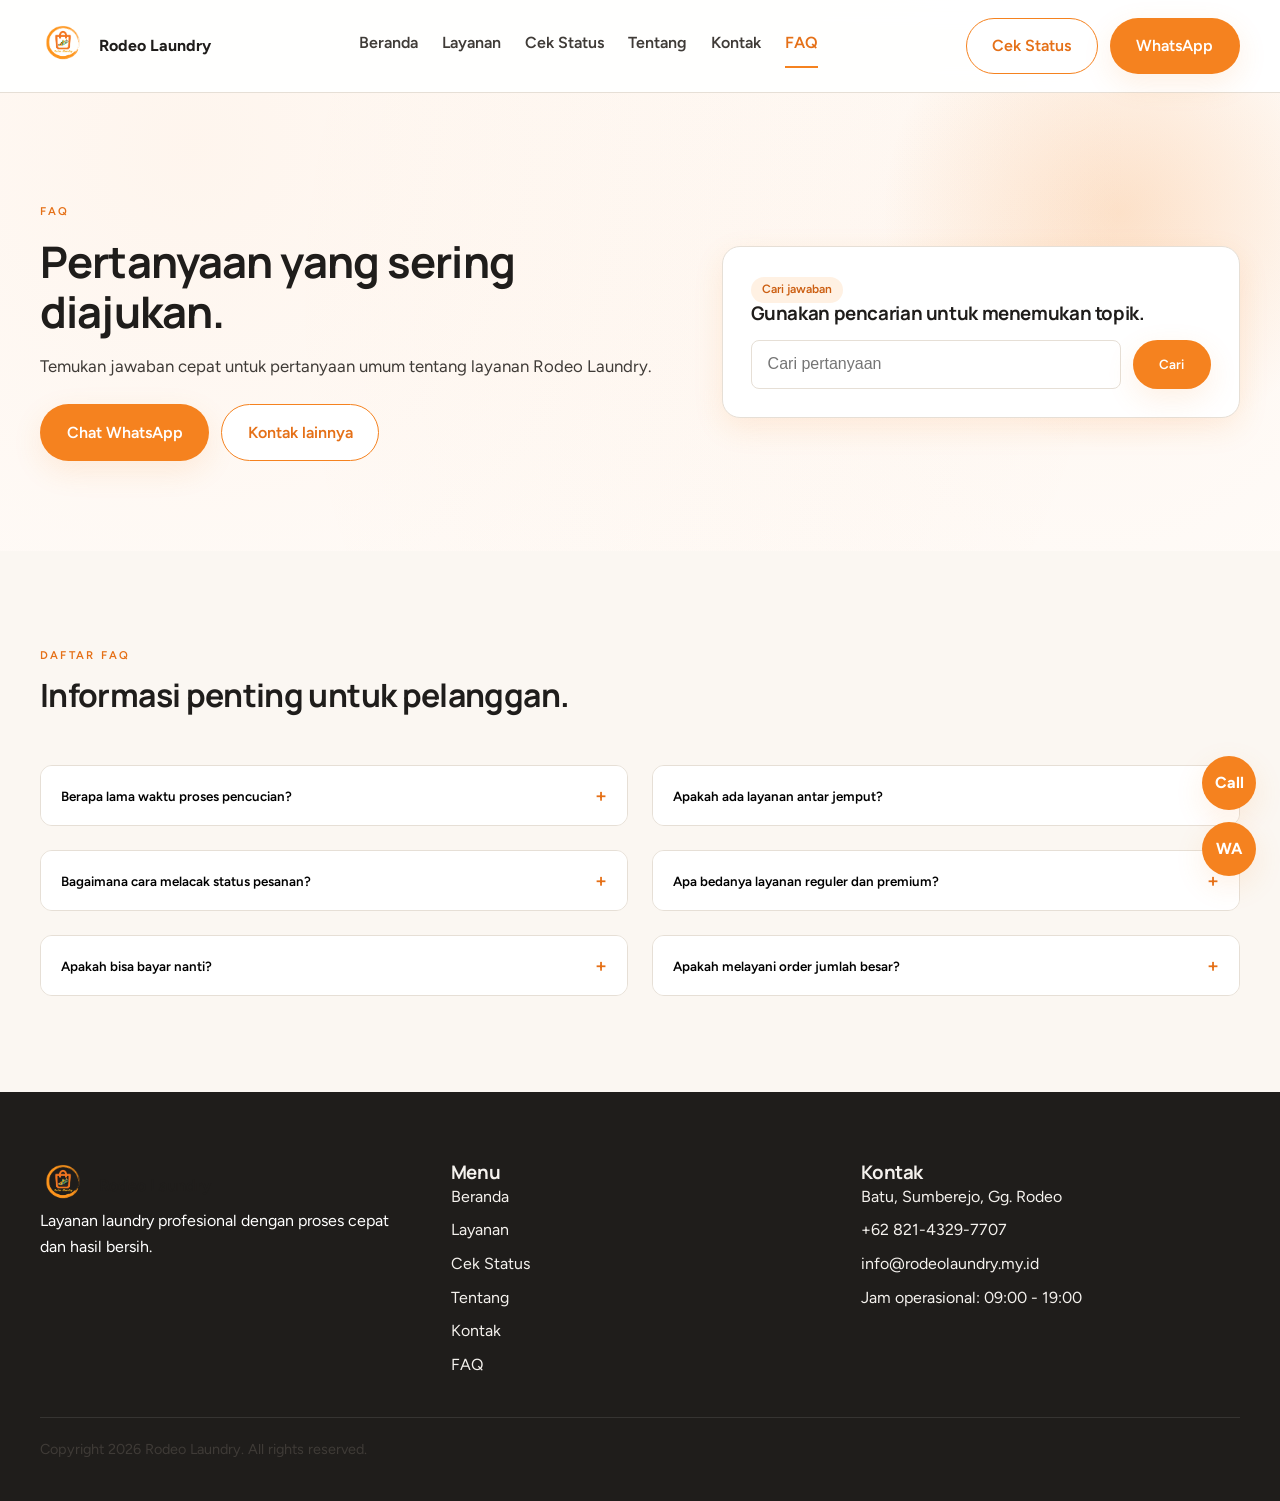
<file: public/faq.html>
<!DOCTYPE html>
<html lang="id">
  <head>
    <meta charset="utf-8" />
    <meta name="viewport" content="width=device-width, initial-scale=1" />
    <title>FAQ - Rodeo Laundry</title>
    <meta
      name="description"
      content="Pertanyaan yang sering diajukan tentang layanan Rodeo Laundry."
    />
    <meta property="og:title" content="FAQ Rodeo Laundry" />
    <meta
      property="og:description"
      content="Jawaban cepat untuk pertanyaan umum seputar layanan laundry." />
    <meta property="og:type" content="website" />
    <meta property="og:locale" content="id_ID" />
    <link rel="stylesheet" href="asset/css/style.css" />
  </head>
  <body>
    <a class="skip-link" href="#main-content">Lewati ke konten</a>

    <header class="site-header">
      <div class="container header-inner">
        <a class="logo" href="index.html">
          <img src="asset/Rodeo%20Laundry%20logo.png" alt="Rodeo Laundry logo" />
          <span>Rodeo Laundry</span>
        </a>

        <nav class="site-nav" id="site-menu" data-menu-panel>
          <a href="index.html">Beranda</a>
          <a href="services.html">Layanan</a>
          <a href="tracking.html">Cek Status</a>
          <a href="about.html">Tentang</a>
          <a href="contact.html">Kontak</a>
          <a class="is-active" href="faq.html">FAQ</a>
          <div class="nav-mobile-cta">
            <a class="btn btn-primary" href="https://wa.me/6282143297707">WhatsApp</a>
            <a class="btn btn-ghost" href="tracking.html">Cek Status</a>
          </div>
        </nav>

        <div class="header-cta">
          <a class="btn btn-ghost" href="tracking.html">Cek Status</a>
          <a class="btn btn-primary" href="https://wa.me/6282143297707">WhatsApp</a>
        </div>

        <button
          class="menu-toggle"
          type="button"
          data-menu-toggle
          aria-controls="site-menu"
          aria-expanded="false"
        >
          Menu
        </button>
      </div>
    </header>

    <main id="main-content">
      <section class="hero">
        <div class="container hero-grid">
          <div data-reveal style="--reveal-delay: 0ms;">
            <div class="eyebrow">FAQ</div>
            <h1>Pertanyaan yang sering diajukan.</h1>
            <p>
              Temukan jawaban cepat untuk pertanyaan umum tentang layanan Rodeo
              Laundry.
            </p>
            <div class="hero-actions">
              <a class="btn btn-primary" href="https://wa.me/6282143297707">Chat WhatsApp</a>
              <a class="btn btn-ghost" href="contact.html">Kontak lainnya</a>
            </div>
          </div>
          <div class="hero-card" data-reveal style="--reveal-delay: 120ms;">
            <span class="badge">Cari jawaban</span>
            <h3>Gunakan pencarian untuk menemukan topik.</h3>
            <div class="field" style="margin-top: 16px;">
              <input type="search" placeholder="Cari pertanyaan" />
              <button class="btn btn-primary" type="button">Cari</button>
            </div>
          </div>
        </div>
      </section>

      <section class="section section-alt" data-api="/api/public/faq">
        <div class="container">
          <div class="section-header" data-reveal>
            <div class="eyebrow">Daftar FAQ</div>
            <h2 class="section-title">Informasi penting untuk pelanggan.</h2>
          </div>
          <div class="grid-2">
            <div class="accordion-item" data-accordion data-reveal style="--reveal-delay: 0ms;">
              <button class="accordion-button" aria-expanded="false">Berapa lama waktu proses pencucian?</button>
              <div class="accordion-content">
                <p>Proses standar adalah 24 - 48 jam tergantung jenis layanan yang dipilih.</p>
              </div>
            </div>
            <div class="accordion-item" data-accordion data-reveal style="--reveal-delay: 80ms;">
              <button class="accordion-button" aria-expanded="false">Apakah ada layanan antar jemput?</button>
              <div class="accordion-content">
                <p>Silakan hubungi tim kami melalui WhatsApp untuk informasi jadwal antar jemput.</p>
              </div>
            </div>
            <div class="accordion-item" data-accordion data-reveal style="--reveal-delay: 0ms;">
              <button class="accordion-button" aria-expanded="false">Bagaimana cara melacak status pesanan?</button>
              <div class="accordion-content">
                <p>Gunakan halaman Cek Status Order dan masukkan nomor order atau token tracking.</p>
              </div>
            </div>
            <div class="accordion-item" data-accordion data-reveal style="--reveal-delay: 80ms;">
              <button class="accordion-button" aria-expanded="false">Apa bedanya layanan reguler dan premium?</button>
              <div class="accordion-content">
                <p>Premium memiliki proses lebih teliti dengan estimasi 48 - 72 jam.</p>
              </div>
            </div>
            <div class="accordion-item" data-accordion data-reveal style="--reveal-delay: 0ms;">
              <button class="accordion-button" aria-expanded="false">Apakah bisa bayar nanti?</button>
              <div class="accordion-content">
                <p>Kebijakan pembayaran dapat dibahas langsung dengan admin melalui WhatsApp.</p>
              </div>
            </div>
            <div class="accordion-item" data-accordion data-reveal style="--reveal-delay: 80ms;">
              <button class="accordion-button" aria-expanded="false">Apakah melayani order jumlah besar?</button>
              <div class="accordion-content">
                <p>Kami melayani villa, penginapan, dan catering. Hubungi kami untuk paket bisnis.</p>
              </div>
            </div>
          </div>
        </div>
      </section>
    </main>

    <footer class="footer">
      <div class="container footer-grid">
        <div>
          <div class="logo">
            <img src="asset/Rodeo%20Laundry%20logo.png" alt="Rodeo Laundry logo" />
            <span>Rodeo Laundry</span>
          </div>
          <p>
            Layanan laundry profesional dengan proses cepat dan hasil bersih.
          </p>
        </div>
        <div>
          <h3>Menu</h3>
          <ul>
            <li><a href="index.html">Beranda</a></li>
            <li><a href="services.html">Layanan</a></li>
            <li><a href="tracking.html">Cek Status</a></li>
            <li><a href="about.html">Tentang</a></li>
            <li><a href="contact.html">Kontak</a></li>
            <li><a href="faq.html">FAQ</a></li>
          </ul>
        </div>
        <div>
          <h3>Kontak</h3>
          <ul>
            <li>Batu, Sumberejo, Gg. Rodeo</li>
            <li><a href="tel:+6282143297707">+62 821-4329-7707</a></li>
            <li><a href="mailto:info@rodeolaundry.my.id">info@rodeolaundry.my.id</a></li>
            <li>Jam operasional: 09:00 - 19:00</li>
          </ul>
        </div>
      </div>
      <div class="container footer-bottom">
        <p>Copyright 2026 Rodeo Laundry. All rights reserved.</p>
      </div>
    </footer>

    <div class="floating-buttons">
      <a class="fab" href="tel:+6282143297707" aria-label="Telepon Rodeo Laundry">Call</a>
      <a class="fab" href="https://wa.me/6282143297707" aria-label="WhatsApp Rodeo Laundry">WA</a>
    </div>

    <script src="asset/js/main.js"></script>
  </body>
</html>
</file>
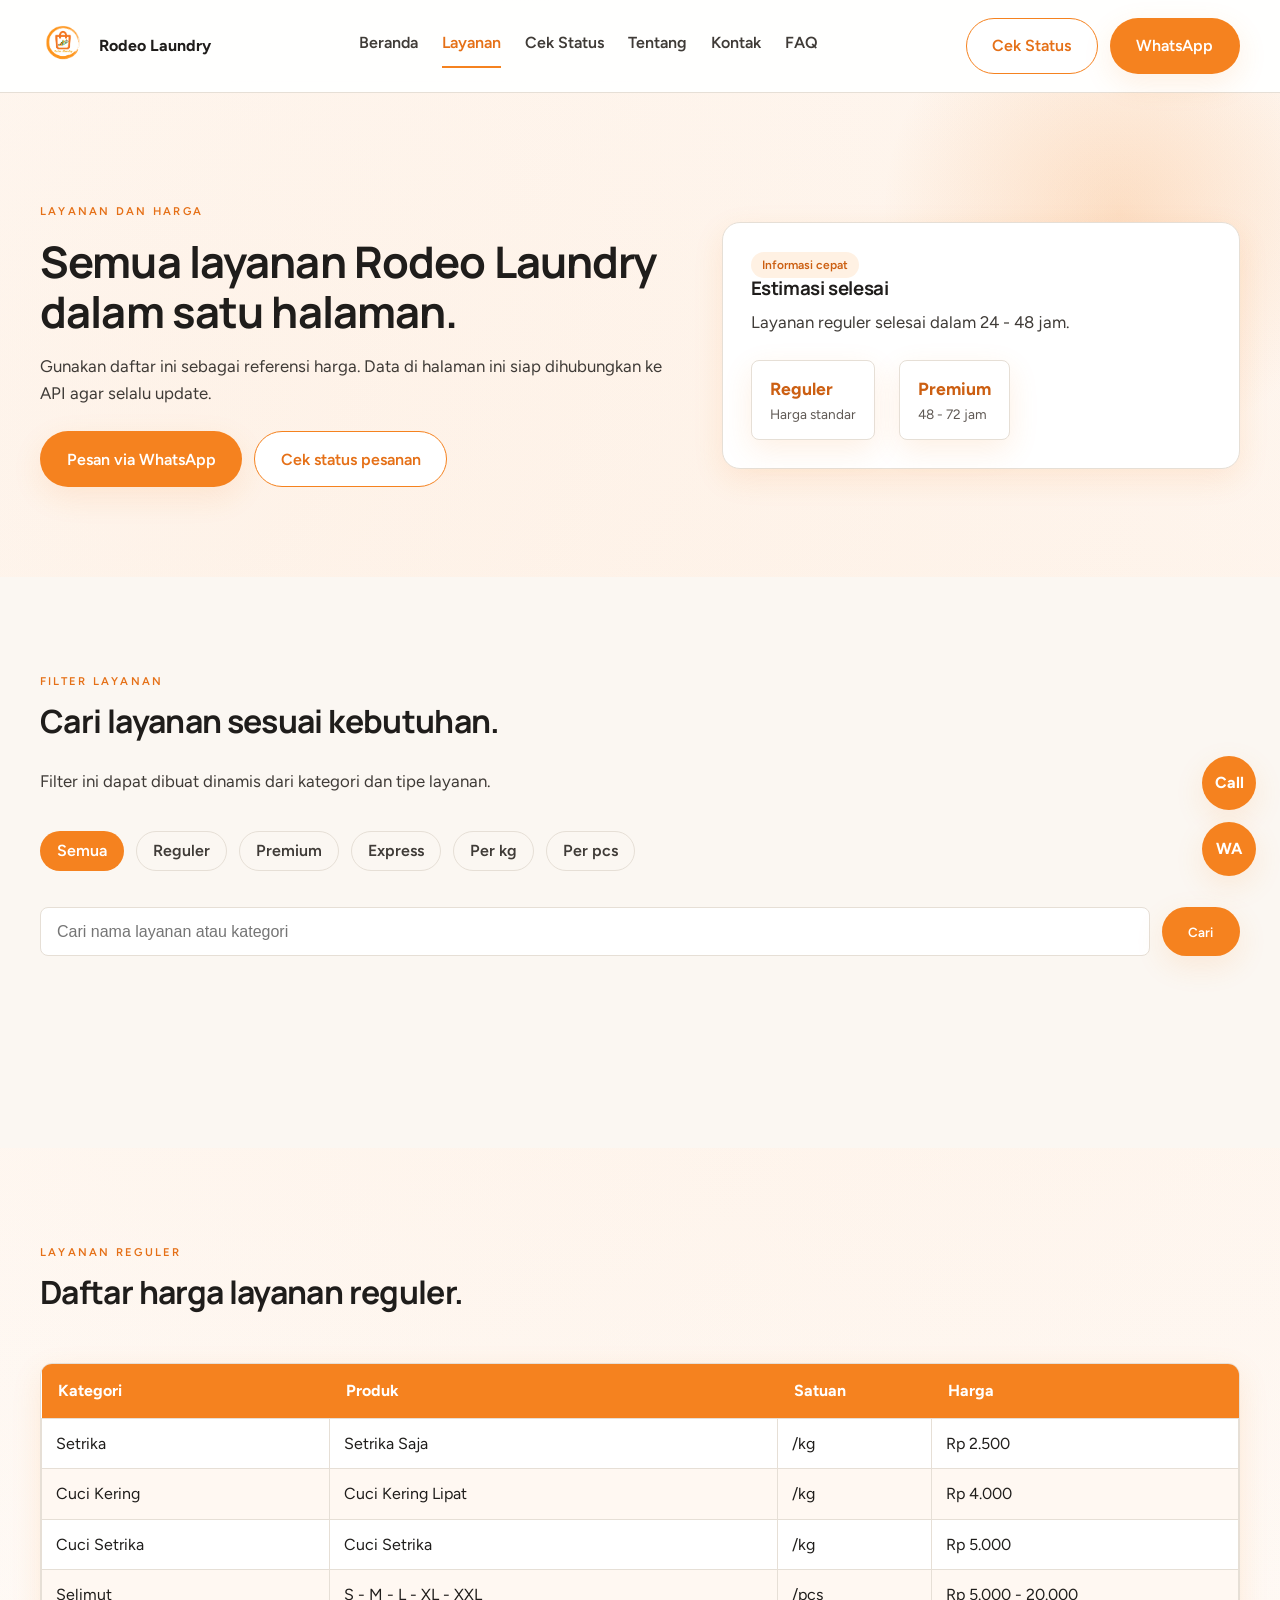
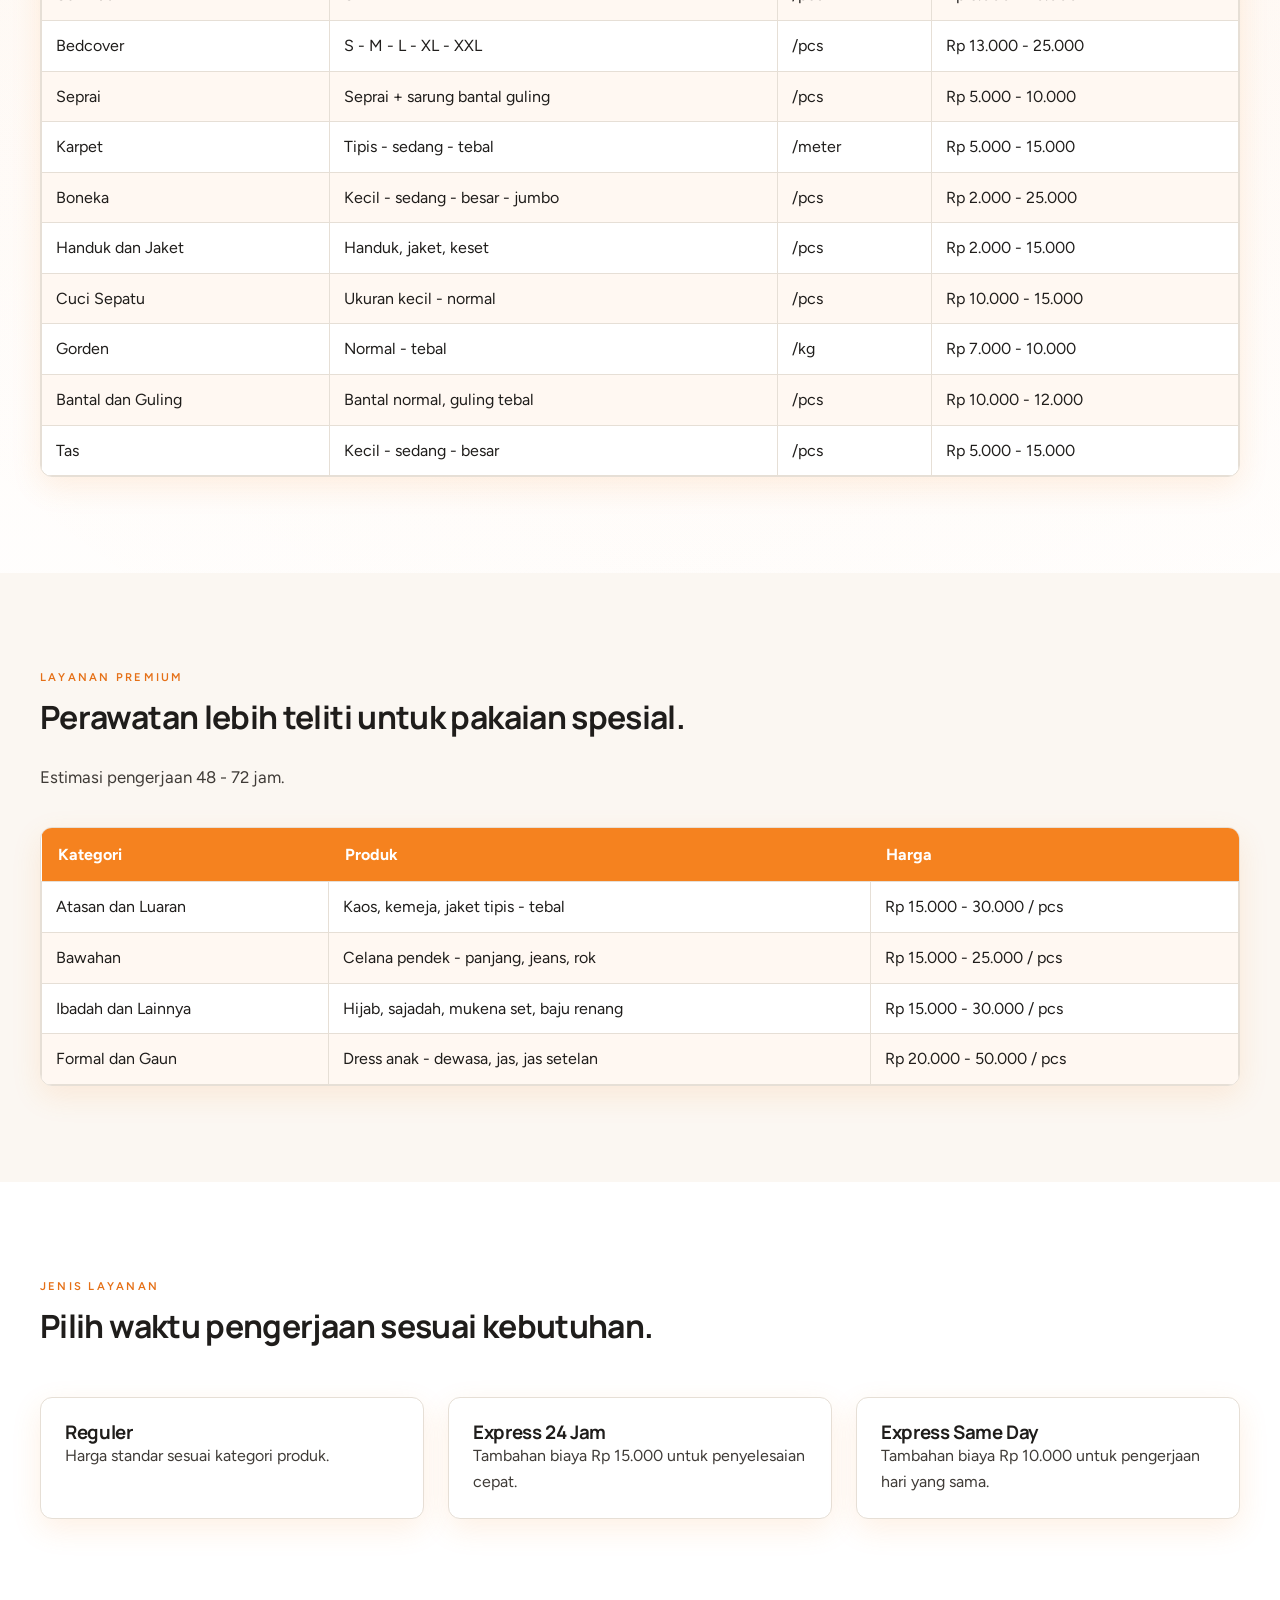
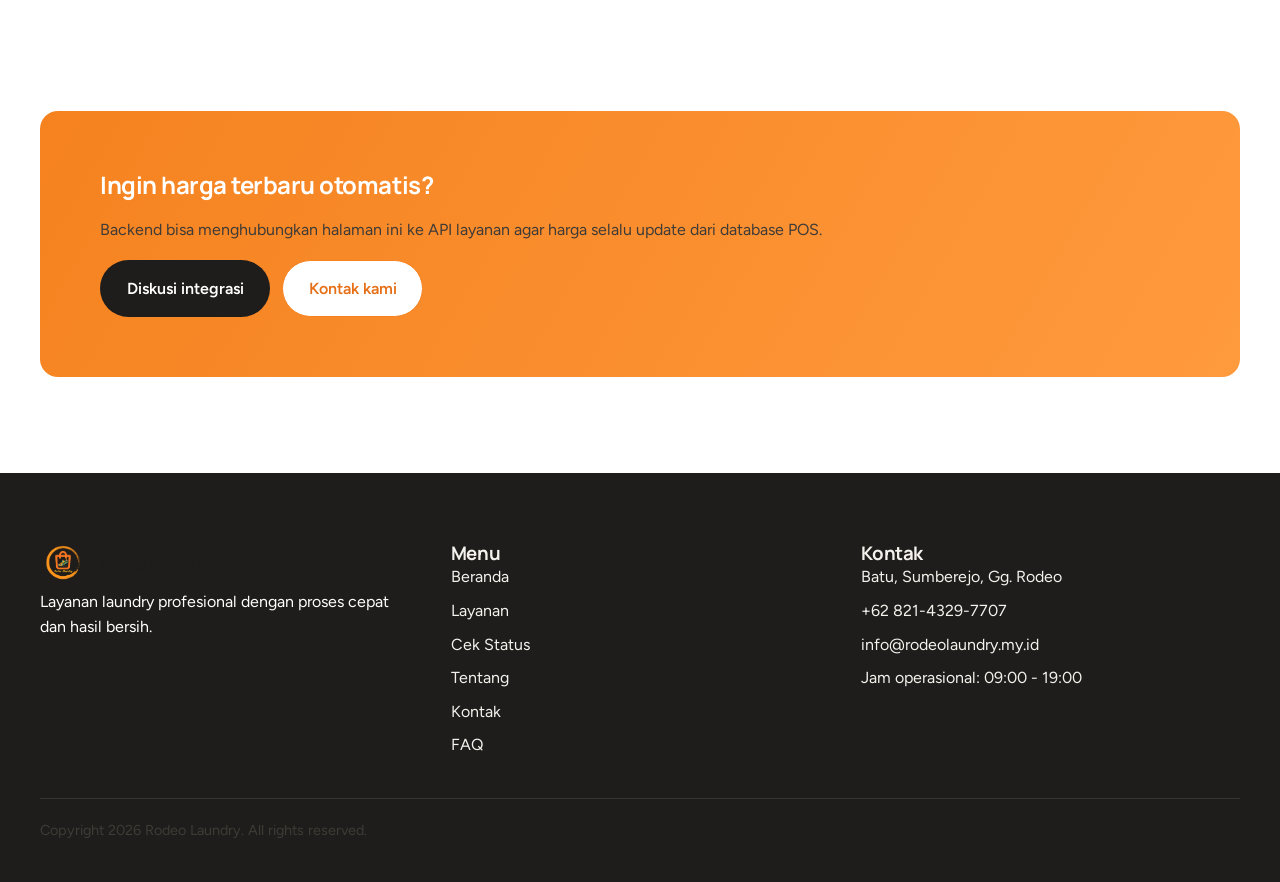
<file: public/services.html>
<!DOCTYPE html>
<html lang="id">
  <head>
    <meta charset="utf-8" />
    <meta name="viewport" content="width=device-width, initial-scale=1" />
    <title>Layanan dan Harga - Rodeo Laundry</title>
    <meta
      name="description"
      content="Daftar layanan dan harga Rodeo Laundry untuk reguler maupun premium."
    />
    <meta property="og:title" content="Layanan Rodeo Laundry" />
    <meta
      property="og:description"
      content="Harga transparan dan kategori layanan lengkap untuk kebutuhan Anda."
    />
    <meta property="og:type" content="website" />
    <meta property="og:locale" content="id_ID" />
    <link rel="stylesheet" href="asset/css/style.css" />
  </head>
  <body>
    <a class="skip-link" href="#main-content">Lewati ke konten</a>

    <header class="site-header">
      <div class="container header-inner">
        <a class="logo" href="index.html">
          <img src="asset/Rodeo%20Laundry%20logo.png" alt="Rodeo Laundry logo" />
          <span>Rodeo Laundry</span>
        </a>

        <nav class="site-nav" id="site-menu" data-menu-panel>
          <a href="index.html">Beranda</a>
          <a class="is-active" href="services.html">Layanan</a>
          <a href="tracking.html">Cek Status</a>
          <a href="about.html">Tentang</a>
          <a href="contact.html">Kontak</a>
          <a href="faq.html">FAQ</a>
          <div class="nav-mobile-cta">
            <a class="btn btn-primary" href="https://wa.me/6282143297707">WhatsApp</a>
            <a class="btn btn-ghost" href="tracking.html">Cek Status</a>
          </div>
        </nav>

        <div class="header-cta">
          <a class="btn btn-ghost" href="tracking.html">Cek Status</a>
          <a class="btn btn-primary" href="https://wa.me/6282143297707">WhatsApp</a>
        </div>

        <button
          class="menu-toggle"
          type="button"
          data-menu-toggle
          aria-controls="site-menu"
          aria-expanded="false"
        >
          Menu
        </button>
      </div>
    </header>

    <main id="main-content">
      <section class="hero">
        <div class="container hero-grid">
          <div data-reveal style="--reveal-delay: 0ms;">
            <div class="eyebrow">Layanan dan harga</div>
            <h1>Semua layanan Rodeo Laundry dalam satu halaman.</h1>
            <p>
              Gunakan daftar ini sebagai referensi harga. Data di halaman ini
              siap dihubungkan ke API agar selalu update.
            </p>
            <div class="hero-actions">
              <a class="btn btn-primary" href="https://wa.me/6282143297707">Pesan via WhatsApp</a>
              <a class="btn btn-ghost" href="tracking.html">Cek status pesanan</a>
            </div>
          </div>
          <div class="hero-card" data-reveal style="--reveal-delay: 120ms;">
            <span class="badge">Informasi cepat</span>
            <h3>Estimasi selesai</h3>
            <p>Layanan reguler selesai dalam 24 - 48 jam.</p>
            <div class="hero-stats">
              <div class="stat">
                <div class="stat-value">Reguler</div>
                <div class="stat-label">Harga standar</div>
              </div>
              <div class="stat">
                <div class="stat-value">Premium</div>
                <div class="stat-label">48 - 72 jam</div>
              </div>
            </div>
          </div>
        </div>
      </section>

      <section class="section section-alt">
        <div class="container">
          <div class="section-header" data-reveal>
            <div class="eyebrow">Filter layanan</div>
            <h2 class="section-title">Cari layanan sesuai kebutuhan.</h2>
            <p class="section-subtitle">
              Filter ini dapat dibuat dinamis dari kategori dan tipe layanan.
            </p>
          </div>
          <div class="service-filters" data-reveal>
            <span class="chip is-active">Semua</span>
            <span class="chip">Reguler</span>
            <span class="chip">Premium</span>
            <span class="chip">Express</span>
            <span class="chip">Per kg</span>
            <span class="chip">Per pcs</span>
          </div>
          <div class="section" style="padding-top: 36px;">
            <div class="field">
              <input type="search" placeholder="Cari nama layanan atau kategori" />
              <button class="btn btn-primary" type="button">Cari</button>
            </div>
          </div>
        </div>
      </section>

      <section class="section" data-api="/api/public/services">
        <div class="container">
          <div class="section-header" data-reveal>
            <div class="eyebrow">Layanan reguler</div>
            <h2 class="section-title">Daftar harga layanan reguler.</h2>
          </div>
          <div class="table-wrapper" data-reveal>
            <table class="table">
              <thead>
                <tr>
                  <th>Kategori</th>
                  <th>Produk</th>
                  <th>Satuan</th>
                  <th>Harga</th>
                </tr>
              </thead>
              <tbody>
                <tr>
                  <td>Setrika</td>
                  <td>Setrika Saja</td>
                  <td>/kg</td>
                  <td>Rp 2.500</td>
                </tr>
                <tr>
                  <td>Cuci Kering</td>
                  <td>Cuci Kering Lipat</td>
                  <td>/kg</td>
                  <td>Rp 4.000</td>
                </tr>
                <tr>
                  <td>Cuci Setrika</td>
                  <td>Cuci Setrika</td>
                  <td>/kg</td>
                  <td>Rp 5.000</td>
                </tr>
                <tr>
                  <td>Selimut</td>
                  <td>S - M - L - XL - XXL</td>
                  <td>/pcs</td>
                  <td>Rp 5.000 - 20.000</td>
                </tr>
                <tr>
                  <td>Bedcover</td>
                  <td>S - M - L - XL - XXL</td>
                  <td>/pcs</td>
                  <td>Rp 13.000 - 25.000</td>
                </tr>
                <tr>
                  <td>Seprai</td>
                  <td>Seprai + sarung bantal guling</td>
                  <td>/pcs</td>
                  <td>Rp 5.000 - 10.000</td>
                </tr>
                <tr>
                  <td>Karpet</td>
                  <td>Tipis - sedang - tebal</td>
                  <td>/meter</td>
                  <td>Rp 5.000 - 15.000</td>
                </tr>
                <tr>
                  <td>Boneka</td>
                  <td>Kecil - sedang - besar - jumbo</td>
                  <td>/pcs</td>
                  <td>Rp 2.000 - 25.000</td>
                </tr>
                <tr>
                  <td>Handuk dan Jaket</td>
                  <td>Handuk, jaket, keset</td>
                  <td>/pcs</td>
                  <td>Rp 2.000 - 15.000</td>
                </tr>
                <tr>
                  <td>Cuci Sepatu</td>
                  <td>Ukuran kecil - normal</td>
                  <td>/pcs</td>
                  <td>Rp 10.000 - 15.000</td>
                </tr>
                <tr>
                  <td>Gorden</td>
                  <td>Normal - tebal</td>
                  <td>/kg</td>
                  <td>Rp 7.000 - 10.000</td>
                </tr>
                <tr>
                  <td>Bantal dan Guling</td>
                  <td>Bantal normal, guling tebal</td>
                  <td>/pcs</td>
                  <td>Rp 10.000 - 12.000</td>
                </tr>
                <tr>
                  <td>Tas</td>
                  <td>Kecil - sedang - besar</td>
                  <td>/pcs</td>
                  <td>Rp 5.000 - 15.000</td>
                </tr>
              </tbody>
            </table>
          </div>
        </div>
      </section>

      <section class="section section-alt">
        <div class="container">
          <div class="section-header" data-reveal>
            <div class="eyebrow">Layanan premium</div>
            <h2 class="section-title">Perawatan lebih teliti untuk pakaian spesial.</h2>
            <p class="section-subtitle">Estimasi pengerjaan 48 - 72 jam.</p>
          </div>
          <div class="table-wrapper" data-reveal>
            <table class="table">
              <thead>
                <tr>
                  <th>Kategori</th>
                  <th>Produk</th>
                  <th>Harga</th>
                </tr>
              </thead>
              <tbody>
                <tr>
                  <td>Atasan dan Luaran</td>
                  <td>Kaos, kemeja, jaket tipis - tebal</td>
                  <td>Rp 15.000 - 30.000 / pcs</td>
                </tr>
                <tr>
                  <td>Bawahan</td>
                  <td>Celana pendek - panjang, jeans, rok</td>
                  <td>Rp 15.000 - 25.000 / pcs</td>
                </tr>
                <tr>
                  <td>Ibadah dan Lainnya</td>
                  <td>Hijab, sajadah, mukena set, baju renang</td>
                  <td>Rp 15.000 - 30.000 / pcs</td>
                </tr>
                <tr>
                  <td>Formal dan Gaun</td>
                  <td>Dress anak - dewasa, jas, jas setelan</td>
                  <td>Rp 20.000 - 50.000 / pcs</td>
                </tr>
              </tbody>
            </table>
          </div>
        </div>
      </section>

      <section class="section">
        <div class="container">
          <div class="section-header" data-reveal>
            <div class="eyebrow">Jenis layanan</div>
            <h2 class="section-title">Pilih waktu pengerjaan sesuai kebutuhan.</h2>
          </div>
          <div class="grid-3">
            <div class="card" data-reveal style="--reveal-delay: 0ms;">
              <h3>Reguler</h3>
              <p>Harga standar sesuai kategori produk.</p>
            </div>
            <div class="card" data-reveal style="--reveal-delay: 80ms;">
              <h3>Express 24 Jam</h3>
              <p>Tambahan biaya Rp 15.000 untuk penyelesaian cepat.</p>
            </div>
            <div class="card" data-reveal style="--reveal-delay: 160ms;">
              <h3>Express Same Day</h3>
              <p>Tambahan biaya Rp 10.000 untuk pengerjaan hari yang sama.</p>
            </div>
          </div>
        </div>
      </section>

      <section class="section">
        <div class="container">
          <div class="cta-banner" data-reveal>
            <h2>Ingin harga terbaru otomatis?</h2>
            <p>
              Backend bisa menghubungkan halaman ini ke API layanan agar harga
              selalu update dari database POS.
            </p>
            <div class="cta-actions">
              <a class="btn btn-dark" href="https://wa.me/6282143297707">Diskusi integrasi</a>
              <a class="btn btn-ghost" href="contact.html">Kontak kami</a>
            </div>
          </div>
        </div>
      </section>
    </main>

    <footer class="footer">
      <div class="container footer-grid">
        <div>
          <div class="logo">
            <img src="asset/Rodeo%20Laundry%20logo.png" alt="Rodeo Laundry logo" />
            <span>Rodeo Laundry</span>
          </div>
          <p>
            Layanan laundry profesional dengan proses cepat dan hasil bersih.
          </p>
        </div>
        <div>
          <h3>Menu</h3>
          <ul>
            <li><a href="index.html">Beranda</a></li>
            <li><a href="services.html">Layanan</a></li>
            <li><a href="tracking.html">Cek Status</a></li>
            <li><a href="about.html">Tentang</a></li>
            <li><a href="contact.html">Kontak</a></li>
            <li><a href="faq.html">FAQ</a></li>
          </ul>
        </div>
        <div>
          <h3>Kontak</h3>
          <ul>
            <li>Batu, Sumberejo, Gg. Rodeo</li>
            <li><a href="tel:+6282143297707">+62 821-4329-7707</a></li>
            <li><a href="mailto:info@rodeolaundry.my.id">info@rodeolaundry.my.id</a></li>
            <li>Jam operasional: 09:00 - 19:00</li>
          </ul>
        </div>
      </div>
      <div class="container footer-bottom">
        <p>Copyright 2026 Rodeo Laundry. All rights reserved.</p>
      </div>
    </footer>

    <div class="floating-buttons">
      <a class="fab" href="tel:+6282143297707" aria-label="Telepon Rodeo Laundry">Call</a>
      <a class="fab" href="https://wa.me/6282143297707" aria-label="WhatsApp Rodeo Laundry">WA</a>
    </div>

    <script src="asset/js/main.js"></script>
  </body>
</html>
</file>
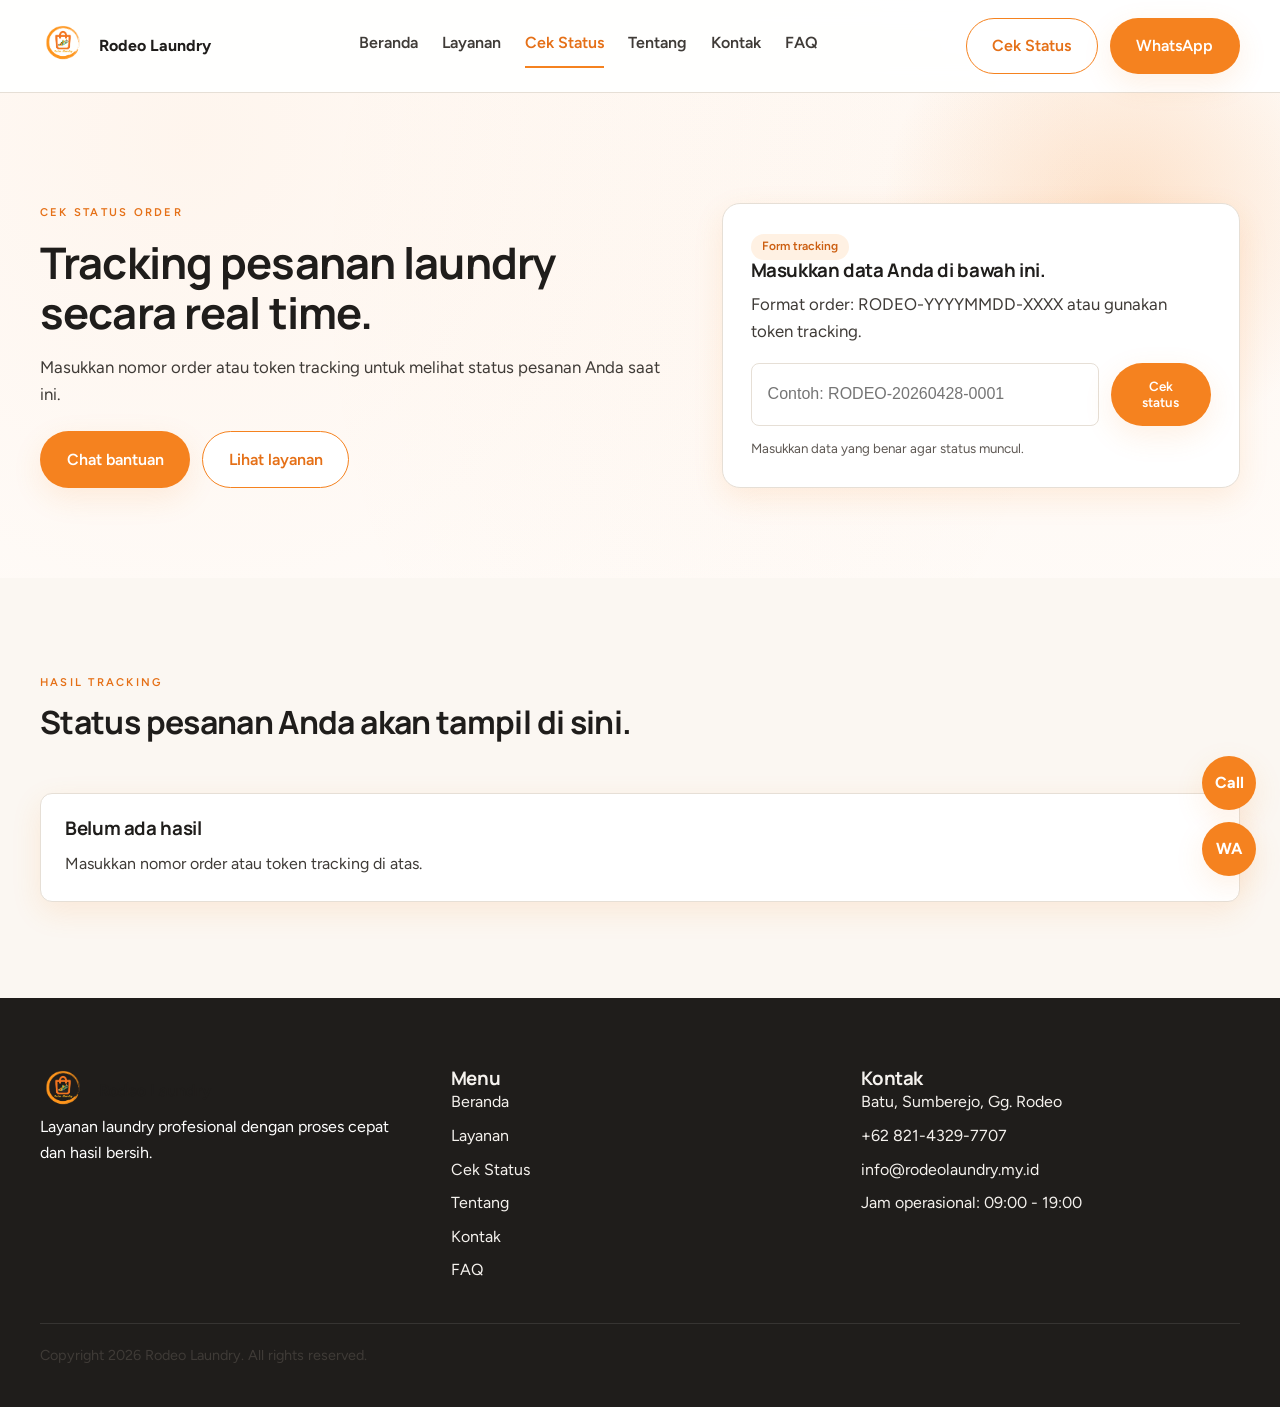
<file: public/tracking.html>
<!DOCTYPE html>
<html lang="id">
  <head>
    <meta charset="utf-8" />
    <meta name="viewport" content="width=device-width, initial-scale=1" />
    <title>Cek Status Order - Rodeo Laundry</title>
    <meta
      name="description"
      content="Cek status order Rodeo Laundry menggunakan nomor order atau token tracking."
    />
    <meta property="og:title" content="Cek Status Order" />
    <meta
      property="og:description"
      content="Masukkan nomor order atau token untuk mengetahui status laundry Anda."
    />
    <meta property="og:type" content="website" />
    <meta property="og:locale" content="id_ID" />
    <link rel="stylesheet" href="asset/css/style.css" />
  </head>
  <body>
    <a class="skip-link" href="#main-content">Lewati ke konten</a>

    <header class="site-header">
      <div class="container header-inner">
        <a class="logo" href="index.html">
          <img src="asset/Rodeo%20Laundry%20logo.png" alt="Rodeo Laundry logo" />
          <span>Rodeo Laundry</span>
        </a>

        <nav class="site-nav" id="site-menu" data-menu-panel>
          <a href="index.html">Beranda</a>
          <a href="services.html">Layanan</a>
          <a class="is-active" href="tracking.html">Cek Status</a>
          <a href="about.html">Tentang</a>
          <a href="contact.html">Kontak</a>
          <a href="faq.html">FAQ</a>
          <div class="nav-mobile-cta">
            <a class="btn btn-primary" href="https://wa.me/6282143297707">WhatsApp</a>
            <a class="btn btn-ghost" href="tracking.html">Cek Status</a>
          </div>
        </nav>

        <div class="header-cta">
          <a class="btn btn-ghost" href="tracking.html">Cek Status</a>
          <a class="btn btn-primary" href="https://wa.me/6282143297707">WhatsApp</a>
        </div>

        <button
          class="menu-toggle"
          type="button"
          data-menu-toggle
          aria-controls="site-menu"
          aria-expanded="false"
        >
          Menu
        </button>
      </div>
    </header>

    <main id="main-content">
      <section class="hero">
        <div class="container hero-grid">
          <div data-reveal style="--reveal-delay: 0ms;">
            <div class="eyebrow">Cek status order</div>
            <h1>Tracking pesanan laundry secara real time.</h1>
            <p>
              Masukkan nomor order atau token tracking untuk melihat status
              pesanan Anda saat ini.
            </p>
            <div class="hero-actions">
              <a class="btn btn-primary" href="https://wa.me/6282143297707">Chat bantuan</a>
              <a class="btn btn-ghost" href="services.html">Lihat layanan</a>
            </div>
          </div>
          <div class="hero-card" data-reveal style="--reveal-delay: 120ms;">
            <span class="badge">Form tracking</span>
            <h3>Masukkan data Anda di bawah ini.</h3>
            <p>
              Format order: RODEO-YYYYMMDD-XXXX atau gunakan token tracking.
            </p>
            <form class="hero-form" data-tracking-form data-api="/api/public/tracking">
              <div class="field">
                <input
                  type="text"
                  name="query"
                  placeholder="Contoh: RODEO-20260428-0001"
                />
                <button class="btn btn-primary" type="submit">Cek status</button>
              </div>
              <small>Masukkan data yang benar agar status muncul.</small>
            </form>
            <div class="alert" data-tracking-error hidden></div>
          </div>
        </div>
      </section>

      <section class="section section-alt">
        <div class="container">
          <div class="section-header" data-reveal>
            <div class="eyebrow">Hasil tracking</div>
            <h2 class="section-title">Status pesanan Anda akan tampil di sini.</h2>
          </div>
          <div class="tracking-result" data-tracking-result>
            <div class="card tracking-placeholder" data-reveal>
              <h3>Belum ada hasil</h3>
              <p>Masukkan nomor order atau token tracking di atas.</p>
            </div>
            <div class="tracking-card" data-reveal data-tracking-card>
              <div>
                <div class="tracking-status">
                  <span class="status-pill">Processing</span>
                  <span>Status saat ini sedang diproses</span>
                </div>
                <p>Nomor order: <strong data-tracking-order>RODEO-20260428-0001</strong></p>
              </div>
              <div class="grid-2">
                <div>
                  <p><strong>Estimasi selesai</strong></p>
                  <p>28 April 2026</p>
                </div>
                <div>
                  <p><strong>Jenis layanan</strong></p>
                  <p>Cuci Setrika - Reguler</p>
                </div>
              </div>
              <div>
                <p><strong>Timeline proses</strong></p>
                <div class="timeline">
                  <div class="timeline-item">
                    <span>Pesanan diterima</span>
                    <span>27 Apr 10:30</span>
                  </div>
                  <div class="timeline-item">
                    <span>Proses cuci dan setrika</span>
                    <span>27 Apr 11:00</span>
                  </div>
                  <div class="timeline-item">
                    <span>Siap diambil</span>
                    <span>28 Apr 15:00</span>
                  </div>
                </div>
              </div>
              <div class="cta-actions">
                <a class="btn btn-primary" href="https://wa.me/6282143297707">Chat admin</a>
                <a class="btn btn-ghost" href="contact.html">Kontak</a>
              </div>
            </div>
          </div>
        </div>
      </section>
    </main>

    <footer class="footer">
      <div class="container footer-grid">
        <div>
          <div class="logo">
            <img src="asset/Rodeo%20Laundry%20logo.png" alt="Rodeo Laundry logo" />
            <span>Rodeo Laundry</span>
          </div>
          <p>
            Layanan laundry profesional dengan proses cepat dan hasil bersih.
          </p>
        </div>
        <div>
          <h3>Menu</h3>
          <ul>
            <li><a href="index.html">Beranda</a></li>
            <li><a href="services.html">Layanan</a></li>
            <li><a href="tracking.html">Cek Status</a></li>
            <li><a href="about.html">Tentang</a></li>
            <li><a href="contact.html">Kontak</a></li>
            <li><a href="faq.html">FAQ</a></li>
          </ul>
        </div>
        <div>
          <h3>Kontak</h3>
          <ul>
            <li>Batu, Sumberejo, Gg. Rodeo</li>
            <li><a href="tel:+6282143297707">+62 821-4329-7707</a></li>
            <li><a href="mailto:info@rodeolaundry.my.id">info@rodeolaundry.my.id</a></li>
            <li>Jam operasional: 09:00 - 19:00</li>
          </ul>
        </div>
      </div>
      <div class="container footer-bottom">
        <p>Copyright 2026 Rodeo Laundry. All rights reserved.</p>
      </div>
    </footer>

    <div class="floating-buttons">
      <a class="fab" href="tel:+6282143297707" aria-label="Telepon Rodeo Laundry">Call</a>
      <a class="fab" href="https://wa.me/6282143297707" aria-label="WhatsApp Rodeo Laundry">WA</a>
    </div>

    <script src="asset/js/main.js"></script>
  </body>
</html>
</file>
<file: public/asset/css/style.css>
@import url("https://fonts.googleapis.com/css2?family=Figtree:wght@300;400;500;600&family=Manrope:wght@600;700;800&display=swap");

/* ========== VARIABLES ========== */
:root {
  --orange-500: #f5821f;
  --orange-600: #e57017;
  --orange-700: #cc5f12;
  --orange-100: #fff1e3;
  --orange-50: #fff8f2;
  --ink-900: #1f1d1b;
  --ink-700: #3f3b37;
  --ink-500: #5f5954;
  --line: #e6dfd6;
  --bg: #ffffff;
  --bg-alt: #fbf7f2;
  --shadow-sm: 0 10px 30px rgba(245, 130, 31, 0.12);
  --shadow-lg: 0 30px 60px rgba(245, 130, 31, 0.2);
  --radius-lg: 18px;
  --radius-md: 12px;
  --radius-sm: 8px;
  --section-gap: 96px;
  --container: 1200px;
}

/* ========== BASE ELEMENTS ========== */
* {
  box-sizing: border-box;
  margin: 0;
  padding: 0;
}

html {
  scroll-behavior: smooth;
}

html.menu-open,
body.menu-open {
  overflow: hidden;
}

body {
  font-family: "Figtree", sans-serif;
  color: var(--ink-900);
  background: var(--bg);
  line-height: 1.6;
  background-image:
    radial-gradient(circle at 15% 10%, rgba(245, 130, 31, 0.08), transparent 55%),
    radial-gradient(circle at 85% 20%, rgba(245, 130, 31, 0.06), transparent 50%);
}

img {
  max-width: 100%;
  height: auto;
  display: block;
}

a {
  text-decoration: none;
  color: inherit;
}

ul {
  list-style: none;
  display: grid;
  gap: 8px;
}

button {
  font-family: inherit;
}

h1,
h2,
h3,
h4 {
  font-family: "Manrope", sans-serif;
  line-height: 1.15;
  letter-spacing: -0.02em;
}

p {
  color: var(--ink-700);
}

small {
  color: var(--ink-500);
}

.sr-only {
  position: absolute;
  width: 1px;
  height: 1px;
  padding: 0;
  margin: -1px;
  overflow: hidden;
  clip: rect(0, 0, 0, 0);
  white-space: nowrap;
  border: 0;
}

:focus-visible {
  outline: 3px solid rgba(245, 130, 31, 0.4);
  outline-offset: 2px;
}

.container {
  width: min(100% - 48px, var(--container));
  margin: 0 auto;
}

.section {
  padding: var(--section-gap) 0;
}

.section-alt {
  background: var(--bg-alt);
}

.eyebrow {
  text-transform: uppercase;
  letter-spacing: 0.2em;
  font-size: 0.7rem;
  color: var(--orange-600);
  font-weight: 600;
}

.section-title {
  font-size: clamp(2rem, 2.5vw, 2.8rem);
  margin-bottom: 16px;
}

.section-subtitle {
  max-width: 620px;
  font-size: 1.05rem;
}

.btn {
  display: inline-flex;
  align-items: center;
  justify-content: center;
  gap: 0.5rem;
  padding: 0.9rem 1.6rem;
  border-radius: 999px;
  border: 1px solid transparent;
  font-weight: 600;
  cursor: pointer;
  transition: transform 0.2s ease, box-shadow 0.2s ease, background 0.2s ease,
    color 0.2s ease, border-color 0.2s ease;
}

.btn-icon {
  width: 46px;
  height: 46px;
  padding: 0;
  border-radius: 50%;
}

.icon-whatsapp {
  width: 20px;
  height: 20px;
  fill: currentColor;
}

.btn-primary {
  background: var(--orange-500);
  color: #ffffff;
  box-shadow: var(--shadow-sm);
}

.btn-primary:hover {
  background: var(--orange-600);
  transform: translateY(-2px);
}

.btn-ghost {
  background: #ffffff;
  border-color: var(--orange-500);
  color: var(--orange-600);
}

.btn-ghost:hover {
  border-color: var(--orange-700);
  color: var(--orange-700);
}

.btn-dark {
  background: var(--ink-900);
  color: #ffffff;
}

.badge {
  display: inline-flex;
  align-items: center;
  justify-content: center;
  padding: 0.2rem 0.7rem;
  border-radius: 999px;
  font-size: 0.75rem;
  background: var(--orange-100);
  color: var(--orange-700);
  font-weight: 600;
}

.skip-link {
  position: absolute;
  left: -999px;
  top: 16px;
  background: #ffffff;
  color: var(--orange-700);
  padding: 0.5rem 1rem;
  border-radius: var(--radius-sm);
  border: 1px solid var(--line);
  z-index: 200;
}

.skip-link:focus {
  left: 16px;
}

/* ========== LAYOUT & CONTAINER ========== */
.site-header {
  position: sticky;
  top: 0;
  background: rgba(255, 255, 255, 0.92);
  border-bottom: 1px solid var(--line);
  backdrop-filter: blur(12px);
  z-index: 100;
}

.header-inner {
  display: flex;
  align-items: center;
  justify-content: space-between;
  padding: 18px 0;
  gap: 16px;
}

.logo {
  display: flex;
  align-items: center;
  gap: 0.8rem;
  font-weight: 700;
  color: var(--ink-900);
}

.logo img {
  width: 46px;
  height: 46px;
  object-fit: contain;
}

.site-nav {
  display: flex;
  align-items: center;
  gap: 1.5rem;
}

.site-nav a {
  font-weight: 600;
  color: var(--ink-700);
  position: relative;
  padding-bottom: 6px;
}

.site-nav a::after {
  content: "";
  position: absolute;
  left: 0;
  bottom: -6px;
  width: 0;
  height: 2px;
  background: var(--orange-500);
  transition: width 0.2s ease;
}

.site-nav a:hover::after,
.site-nav a.is-active::after {
  width: 100%;
}

.site-nav a.is-active {
  color: var(--orange-600);
}

.header-cta {
  display: flex;
  align-items: center;
  gap: 12px;
}

.menu-toggle {
  display: none;
  width: 44px;
  height: 44px;
  background: #ffffff;
  color: var(--orange-500);
  border: 2px solid var(--orange-500);
  border-radius: 999px;
  padding: 0;
  font-weight: 600;
  align-items: center;
  justify-content: center;
}

.menu-toggle-lines {
  width: 20px;
  height: 2px;
  background: var(--orange-500);
  border-radius: 999px;
  position: relative;
  display: inline-block;
}

.menu-toggle-lines::before,
.menu-toggle-lines::after {
  content: "";
  position: absolute;
  left: 0;
  width: 100%;
  height: 2px;
  background: var(--orange-500);
  border-radius: 999px;
}

.menu-toggle-lines::before {
  top: -6px;
}

.menu-toggle-lines::after {
  top: 6px;
}

.nav-mobile-cta {
  display: none;
}

/* ========== HERO SECTION ========== */
.hero {
  position: relative;
  padding: 110px 0 90px;
  overflow: hidden;
}

.hero::before {
  content: "";
  position: absolute;
  top: -120px;
  right: -80px;
  width: 480px;
  height: 480px;
  background: radial-gradient(circle, rgba(245, 130, 31, 0.2), transparent 70%);
  z-index: 0;
}

.hero-grid {
  display: grid;
  grid-template-columns: 1.1fr 0.9fr;
  gap: 48px;
  align-items: center;
  position: relative;
  z-index: 1;
}

.hero h1 {
  font-size: clamp(2.6rem, 3.4vw, 3.7rem);
  margin: 16px 0;
}

.hero p {
  font-size: 1.05rem;
}

.hero-actions {
  display: flex;
  flex-wrap: wrap;
  gap: 12px;
  margin-top: 24px;
}

.hero-stats {
  display: flex;
  flex-wrap: wrap;
  gap: 24px;
  margin-top: 24px;
}

.stat {
  background: #ffffff;
  padding: 14px 18px;
  border-radius: var(--radius-sm);
  border: 1px solid var(--line);
  box-shadow: var(--shadow-sm);
}

.stat-value {
  font-weight: 700;
  color: var(--orange-700);
  font-size: 1.1rem;
}

.stat-label {
  font-size: 0.85rem;
  color: var(--ink-500);
}

.hero-card {
  background: #ffffff;
  border-radius: var(--radius-lg);
  border: 1px solid var(--line);
  padding: 28px;
  box-shadow: var(--shadow-sm);
}

.hero-card h3 {
  margin-bottom: 10px;
}

.hero-form {
  margin-top: 18px;
  display: grid;
  gap: 12px;
}

.field {
  display: flex;
  gap: 12px;
}

.field input,
.field select,
.field textarea {
  width: 100%;
  padding: 0.9rem 1rem;
  border-radius: var(--radius-sm);
  border: 1px solid var(--line);
  font-size: 1rem;
}

.field input:focus,
.field textarea:focus {
  border-color: var(--orange-500);
}

/* ========== GRID & CARDS ========== */
.grid-2,
.grid-3,
.grid-4 {
  display: grid;
  gap: 24px;
}

.grid-2 {
  grid-template-columns: repeat(2, minmax(0, 1fr));
}

.grid-3 {
  grid-template-columns: repeat(3, minmax(0, 1fr));
}

.grid-4 {
  grid-template-columns: repeat(4, minmax(0, 1fr));
}

.card {
  background: #ffffff;
  border-radius: var(--radius-md);
  border: 1px solid var(--line);
  padding: 24px;
  box-shadow: var(--shadow-sm);
}

.card-soft {
  background: var(--orange-50);
  border-color: rgba(245, 130, 31, 0.2);
}

.icon-badge {
  width: 52px;
  height: 52px;
  border-radius: 50%;
  background: var(--orange-100);
  display: grid;
  place-items: center;
  font-weight: 700;
  color: var(--orange-700);
  margin-bottom: 16px;
}

.step-number {
  width: 44px;
  height: 44px;
  border-radius: 12px;
  background: var(--orange-500);
  color: #ffffff;
  display: grid;
  place-items: center;
  font-weight: 700;
  margin-bottom: 12px;
}

.testimonial-card {
  background: #ffffff;
  border-radius: var(--radius-lg);
  padding: 28px;
  border: 1px solid var(--line);
  box-shadow: var(--shadow-sm);
}

.callout {
  display: grid;
  gap: 18px;
  padding: 32px;
  border-radius: var(--radius-lg);
  background: var(--orange-500);
  color: #ffffff;
  box-shadow: var(--shadow-lg);
}

.callout p {
  color: rgba(255, 255, 255, 0.9);
}

.cta-banner {
  background: linear-gradient(120deg, var(--orange-500), #ff9a3d);
  color: #ffffff;
  padding: 60px;
  border-radius: var(--radius-lg);
  display: grid;
  gap: 18px;
  align-items: center;
}

.cta-actions {
  display: flex;
  flex-wrap: wrap;
  gap: 12px;
}

.section-header {
  display: grid;
  gap: 12px;
  margin-bottom: 36px;
}

/* ========== TABLE & RESPONSIVE ========== */
.table-wrapper {
  overflow-x: auto;
  border-radius: var(--radius-md);
  border: 1px solid var(--line);
  background: #ffffff;
  box-shadow: var(--shadow-sm);
}

.table {
  width: 100%;
  border-collapse: collapse;
  min-width: 520px;
}

/* ========== TABLE & DATA ========== */
.table thead {
  background: var(--orange-500);
  color: #ffffff;
}

.table th,
.table td {
  padding: 14px 16px;
  text-align: left;
  border-bottom: 1px solid var(--line);
}

.table tbody tr:nth-child(even) {
  background: var(--orange-50);
}

.table tbody tr:hover {
  background: rgba(245, 130, 31, 0.1);
}

/* ========== SERVICE FILTERS & CHIPS ========== */
.service-filters {
  display: flex;
  flex-wrap: wrap;
  gap: 12px;
}

.chip {
  padding: 0.4rem 1rem;
  border-radius: 999px;
  border: 1px solid var(--line);
  font-weight: 600;
  color: var(--ink-700);
}

.chip.is-active {
  background: var(--orange-500);
  color: #ffffff;
  border-color: transparent;
}

/* ========== TRACKING SECTION ========== */
.tracking-result {
  margin-top: 32px;
}

.tracking-placeholder {
  display: grid;
  gap: 12px;
}

.tracking-result .tracking-card {
  display: none;
}

.tracking-result.has-result .tracking-card {
  display: grid;
}

.tracking-result.has-result .tracking-placeholder {
  display: none;
}

.tracking-card {
  border-radius: var(--radius-lg);
  border: 1px solid var(--line);
  padding: 24px;
  background: #ffffff;
  box-shadow: var(--shadow-sm);
  display: grid;
  gap: 16px;
}

.tracking-status {
  display: flex;
  align-items: center;
  gap: 12px;
  font-weight: 600;
  color: var(--orange-700);
}

.status-pill {
  background: var(--orange-100);
  color: var(--orange-700);
  font-weight: 600;
  padding: 0.3rem 0.8rem;
  border-radius: 999px;
}

.timeline {
  display: grid;
  gap: 12px;
}

.timeline-item {
  display: flex;
  justify-content: space-between;
  padding: 12px 16px;
  border-radius: var(--radius-sm);
  background: var(--bg-alt);
  border: 1px solid var(--line);
}

.alert {
  padding: 12px 16px;
  border-radius: var(--radius-sm);
  background: var(--orange-100);
  color: var(--orange-700);
  border: 1px solid rgba(245, 130, 31, 0.4);
  font-weight: 600;
}

/* ========== ACCORDION ========== */
.accordion-item {
  border-radius: var(--radius-md);
  border: 1px solid var(--line);
  overflow: hidden;
  background: #ffffff;
}

.accordion-button {
  width: 100%;
  text-align: left;
  background: #ffffff;
  border: none;
  padding: 18px 20px;
  font-weight: 600;
  cursor: pointer;
  display: flex;
  justify-content: space-between;
  align-items: center;
}

.accordion-button::after {
  content: "+";
  font-size: 1.2rem;
  color: var(--orange-600);
}

.accordion-item.is-open .accordion-button::after {
  content: "-";
}

.accordion-content {
  max-height: 0;
  overflow: hidden;
  transition: max-height 0.25s ease;
  padding: 0 20px;
}

.accordion-item.is-open .accordion-content {
  max-height: 280px;
  padding-bottom: 16px;
}

.map-frame {
  border-radius: var(--radius-md);
  overflow: hidden;
  border: 1px solid var(--line);
  height: 320px;
}

.map-frame iframe {
  width: 100%;
  height: 100%;
  border: 0;
}

/* ========== ACCORDION & ALERTS ========== */
/* (Accordion styles defined above) */

/* ========== FOOTER ========== */
.footer {
  background: #1f1d1b;
  color: #f5f2ee;
  padding: 70px 0 40px;
}

.footer-grid {
  display: grid;
  grid-template-columns: repeat(3, minmax(0, 1fr));
  gap: 32px;
}

.footer-grid p {
  color: #ffffff;
}

.footer a {
  color: #f5f2ee;
}

.footer a:hover {
  color: var(--orange-500);
}

.footer-bottom {
  margin-top: 40px;
  border-top: 1px solid rgba(255, 255, 255, 0.1);
  padding-top: 20px;
  font-size: 0.9rem;
  color: rgba(255, 255, 255, 0.7);
}

.floating-buttons {
  position: fixed;
  right: 24px;
  bottom: 24px;
  display: grid;
  gap: 12px;
  z-index: 120;
}

.fab {
  width: 54px;
  height: 54px;
  border-radius: 50%;
  display: grid;
  place-items: center;
  background: var(--orange-500);
  color: #ffffff;
  font-weight: 700;
  box-shadow: var(--shadow-sm);
}

.fab .icon-whatsapp {
  width: 26px;
  height: 26px;
}

.fab:hover {
  background: var(--orange-600);
}

/* ========== FLOATING BUTTONS ========== */
/* (FAB styles defined above) */

/* ========== ADMIN PANEL ========== */
.admin-body {
  background: #f5f3ef;
  color: var(--ink-900);
}

.admin-shell {
  min-height: 100vh;
  height: 100vh;
  display: grid;
  grid-template-columns: 280px 1fr;
  background: #f5f3ef;
  overflow: hidden;
}

.admin-sidebar {
  background: #141312;
  color: #f5f2ee;
  padding: 28px 22px;
  display: flex;
  flex-direction: column;
  gap: 20px;
  min-height: 100vh;
  position: sticky;
  top: 0;
  overflow-y: auto;
  max-height: 100vh;
  z-index: 220;
}

.admin-sidebar-head {
  display: flex;
  align-items: center;
  justify-content: space-between;
  gap: 12px;
}

.admin-sidebar-note {
  margin: 0;
  font-size: 0.86rem;
  color: rgba(255, 255, 255, 0.7);
  line-height: 1.5;
}

.admin-sidebar-backdrop {
  position: fixed;
  inset: 0;
  background: rgba(19, 17, 15, 0.5);
  opacity: 0;
  pointer-events: none;
  transition: opacity 0.25s ease;
  z-index: 210;
}

.admin-brand {
  display: flex;
  align-items: center;
  gap: 12px;
  font-weight: 700;
  font-family: "Manrope", sans-serif;
}

.admin-brand img {
  width: 40px;
  height: 40px;
}

.admin-brand-text {
  display: flex;
  flex-direction: column;
  gap: 2px;
}

.admin-brand-name {
  font-weight: 800;
  font-size: 1.05rem;
  color: #ffffff;
  display: block;
}

.admin-brand-role {
  font-size: 0.75rem;
  color: rgba(255, 255, 255, 0.6);
  text-transform: uppercase;
  letter-spacing: 0.08em;
  font-weight: 500;
}

.admin-nav-divider {
  height: 1px;
  background: rgba(255, 255, 255, 0.08);
  border: none;
}

.admin-nav {
  display: grid;
  gap: 16px;
}

.admin-nav-section {
  display: grid;
  gap: 8px;
}

.admin-nav-label {
  display: block;
  font-size: 0.72rem;
  text-transform: uppercase;
  letter-spacing: 0.1em;
  font-weight: 700;
  color: rgba(255, 255, 255, 0.45);
  padding: 10px 0 4px 0;
}

.admin-nav-item {
  display: flex;
  align-items: center;
  gap: 12px;
  padding: 11px 12px;
  border-radius: 12px;
  background: rgba(255, 255, 255, 0.06);
  color: rgba(255, 255, 255, 0.82);
  font-weight: 600;
  font-size: 0.95rem;
  border: 1px solid rgba(255, 255, 255, 0.05);
  transition: background 0.2s ease, transform 0.2s ease, color 0.2s ease;
  text-decoration: none;
  cursor: pointer;
}

.admin-nav-item:hover {
  background: rgba(255, 255, 255, 0.12);
  color: #ffffff;
  transform: translateX(4px);
}

.admin-nav-item.is-active {
  background: var(--orange-500);
  color: #ffffff;
  box-shadow: 0 12px 24px rgba(245, 130, 31, 0.2);
}

.admin-nav-icon {
  font-size: 1.05rem;
  display: inline-flex;
  align-items: center;
  justify-content: center;
  width: 22px;
  color: inherit;
}

.admin-sidebar-footer {
  margin-top: auto;
  padding-top: 16px;
  border-top: 1px solid rgba(255, 255, 255, 0.1);
  display: grid;
  gap: 14px;
}

.admin-logout {
  width: 100%;
}

.admin-user {
  display: flex;
  align-items: center;
  gap: 12px;
}

.admin-user-avatar {
  width: 40px;
  height: 40px;
  border-radius: 12px;
  background: rgba(255, 255, 255, 0.1);
  display: grid;
  place-items: center;
  font-weight: 700;
  color: #ffffff;
  font-size: 0.9rem;
}

.admin-user-name {
  margin: 0;
  font-weight: 600;
  color: #ffffff;
}

.admin-user-role {
  margin: 2px 0 0;
  font-size: 0.8rem;
  color: rgba(255, 255, 255, 0.6);
}

.admin-sidebar-footer .btn {
  width: 100%;
  justify-content: center;
}

.admin-main {
  display: flex;
  flex-direction: column;
  min-height: 100vh;
  overflow-y: auto;
  overflow-x: hidden;
}

.admin-topbar {
  background: #ffffff;
  border-bottom: 1px solid var(--line);
  padding: 16px 28px;
  display: flex;
  align-items: center;
  justify-content: space-between;
  gap: 16px;
  position: sticky;
  top: 0;
  z-index: 120;
  flex-wrap: nowrap;
}

.admin-topbar-left {
  display: flex;
  align-items: center;
  gap: 14px;
  flex: 1;
  min-width: 0;
}

.admin-topbar-title {
  display: grid;
  gap: 4px;
}

.admin-topbar-title h1 {
  margin: 0;
  font-size: clamp(0.9rem, 2.5vw, 1.4rem);
}

.admin-kicker {
  margin: 0 0 2px;
  font-size: 0.75rem;
  text-transform: uppercase;
  letter-spacing: 0.12em;
  color: var(--orange-600);
  font-weight: 700;
}

.admin-topbar-subtitle {
  margin: 2px 0 0;
  color: var(--ink-500);
  font-size: 0.95rem;
}

.admin-actions {
  display: flex;
  align-items: center;
  gap: 12px;
  flex-wrap: wrap;
}

.admin-menu-btn {
  width: 42px;
  height: 42px;
  border-radius: 12px;
  border: 1px solid var(--line);
  background: #ffffff;
  color: var(--ink-900);
  display: none;
  align-items: center;
  justify-content: center;
  cursor: pointer;
  transition: background 0.2s ease, color 0.2s ease, border-color 0.2s ease;
  font-size: 1.1rem;
  flex-shrink: 0;
}

.admin-menu-btn:hover {
  background: var(--orange-50);
  color: var(--orange-700);
  border-color: rgba(245, 130, 31, 0.4);
}

.admin-content {
  padding: 28px 32px 40px;
  display: grid;
  gap: 24px;
}

.admin-hero {
  display: grid;
  grid-template-columns: 1fr;
  gap: 20px;
  background: #ffffff;
  border: 1px solid var(--line);
  border-radius: var(--radius-lg);
  padding: 24px;
  box-shadow: var(--shadow-sm);
}

.admin-hero-text h2 {
  margin: 0 0 10px;
  font-size: 1.5rem;
}

.admin-hero-label {
  margin: 0 0 6px;
  font-size: 0.75rem;
  text-transform: uppercase;
  letter-spacing: 0.1em;
  color: var(--orange-600);
  font-weight: 700;
}

.admin-hero-actions {
  display: flex;
  flex-wrap: wrap;
  gap: 12px;
  margin-top: 16px;
}

.admin-hero-card {
  background: var(--orange-50);
  border: 1px solid rgba(245, 130, 31, 0.2);
  border-radius: var(--radius-md);
  padding: 18px;
  display: grid;
  gap: 12px;
}

.admin-hero-card-head {
  display: flex;
  align-items: center;
  justify-content: space-between;
  gap: 10px;
}

.admin-hero-card-head h3 {
  margin: 0;
  font-size: 1.05rem;
}

.admin-hero-list {
  display: grid;
  gap: 12px;
}

.admin-hero-item {
  display: flex;
  align-items: center;
  justify-content: space-between;
  gap: 12px;
  background: #ffffff;
  border-radius: 12px;
  padding: 12px 14px;
  border: 1px solid rgba(245, 130, 31, 0.15);
}

.admin-hero-item-title {
  margin: 0;
  font-weight: 600;
  color: var(--ink-900);
}

.admin-hero-item-meta {
  margin: 2px 0 0;
  font-size: 0.85rem;
  color: var(--ink-500);
}

.admin-hero-item-value {
  font-weight: 700;
  color: var(--orange-700);
}

.admin-grid {
  display: grid;
  grid-template-columns: 1fr;
  gap: 20px;
}

.admin-card {
  background: #ffffff;
  border-radius: var(--radius-lg);
  border: 1px solid var(--line);
  padding: 20px;
  box-shadow: var(--shadow-sm);
  display: grid;
  gap: 16px;
}

.admin-card-head {
  display: flex;
  align-items: center;
  justify-content: space-between;
  gap: 12px;
}

.admin-card-link {
  color: var(--orange-600);
  font-weight: 600;
  font-size: 0.9rem;
}

.admin-card-link:hover {
  color: var(--orange-700);
}

.admin-chip,
.admin-pill {
  display: inline-flex;
  align-items: center;
  justify-content: center;
  padding: 0.3rem 0.8rem;
  border-radius: 999px;
  font-size: 0.78rem;
  font-weight: 700;
  background: rgba(245, 130, 31, 0.12);
  color: var(--orange-700);
}

.admin-activity {
  display: grid;
  gap: 12px;
}

.admin-activity-item {
  display: flex;
  align-items: center;
  justify-content: space-between;
  gap: 12px;
  padding: 12px 14px;
  border-radius: 12px;
  border: 1px solid var(--line);
  background: var(--bg-alt);
}

.admin-activity-title {
  margin: 0;
  font-weight: 600;
  color: var(--ink-900);
}

.admin-activity-meta {
  margin: 2px 0 0;
  font-size: 0.85rem;
  color: var(--ink-500);
}

.admin-section {
  background: #ffffff;
  border-radius: var(--radius-lg);
  border: 1px solid var(--line);
  padding: 24px;
  box-shadow: var(--shadow-sm);
  display: grid;
  gap: 16px;
}

.admin-section h3 {
  margin-bottom: 4px;
}

.admin-kpis {
  display: grid;
  grid-template-columns: repeat(3, minmax(0, 1fr));
  gap: 14px;
}

.admin-kpi {
  background: var(--orange-50);
  border-radius: var(--radius-md);
  padding: 16px;
  border: 1px solid rgba(245, 130, 31, 0.2);
}

.note-block {
  background: var(--orange-50);
  border-left: 4px solid var(--orange-500);
  padding: 12px 16px;
  border-radius: var(--radius-sm);
  color: var(--ink-700);
  font-size: 0.95rem;
}

.form-grid {
  display: grid;
  grid-template-columns: repeat(2, minmax(0, 1fr));
  gap: 16px;
}

.admin-table {
  width: 100%;
  border-collapse: collapse;
}

.admin-table th,
.admin-table td {
  padding: 12px 14px;
  text-align: left;
  border-bottom: 1px solid var(--line);
  font-size: 0.95rem;
}

.admin-table thead {
  background: var(--orange-500);
  color: #ffffff;
}

.status-tag {
  padding: 0.2rem 0.6rem;
  border-radius: 999px;
  background: var(--orange-100);
  color: var(--orange-700);
  font-weight: 600;
  font-size: 0.8rem;
}

.admin-table-actions {
  display: flex;
  flex-wrap: wrap;
  gap: 8px;
}

.admin-table-actions form {
  margin: 0;
}

.admin-action-btn {
  display: inline-flex;
  align-items: center;
  justify-content: center;
  padding: 0.25rem 0.6rem;
  border-radius: 999px;
  border: 1px solid var(--orange-500);
  background: #ffffff;
  color: var(--orange-600);
  font-weight: 600;
  font-size: 0.75rem;
  cursor: pointer;
  text-decoration: none;
  transition: background 0.2s ease, color 0.2s ease, border-color 0.2s ease;
  white-space: nowrap;
}

.admin-action-btn:hover {
  background: var(--orange-500);
  color: #ffffff;
}

.admin-action-btn.is-danger {
  border-color: #d64545;
  color: #d64545;
}

.admin-action-btn.is-danger:hover {
  background: #d64545;
  color: #ffffff;
}

.admin-action-btn.is-ghost {
  border-color: rgba(245, 130, 31, 0.3);
  color: var(--ink-700);
  background: var(--bg-alt);
}

.admin-action-btn.is-ghost:hover {
  background: rgba(245, 130, 31, 0.15);
  border-color: var(--orange-500);
  color: var(--orange-600);
}

.admin-auth {
  min-height: 100vh;
  display: grid;
  place-items: center;
  padding: 40px 24px;
  background: var(--bg-alt);
}

.admin-auth-card {
  width: min(100%, 520px);
  background: #ffffff;
  border-radius: var(--radius-lg);
  border: 1px solid var(--line);
  padding: 32px;
  box-shadow: var(--shadow-sm);
  display: grid;
  gap: 16px;
}

.admin-auth-header {
  display: flex;
  align-items: center;
  gap: 12px;
}

[data-reveal] {
  opacity: 0;
  transform: translateY(24px);
  transition: opacity 0.6s ease, transform 0.6s ease;
  transition-delay: var(--reveal-delay, 0ms);
}

[data-reveal].is-visible {
  opacity: 1;
  transform: translateY(0);
}

/* ========== RESPONSIVE DESIGN ========== */
@media (max-width: 1100px) {
  .admin-topbar-title h1 {
    font-size: 1.2rem;
  }

  .grid-4 {
    grid-template-columns: repeat(2, minmax(0, 1fr));
  }

  .admin-hero {
    grid-template-columns: 1fr;
  }

  .admin-grid {
    grid-template-columns: 1fr;
  }

  .admin-kpis {
    grid-template-columns: repeat(2, minmax(0, 1fr));
  }
}

@media (min-width: 721px) {
  .admin-table,
  .table {
    display: table;
  }

  .admin-table thead,
  .table thead {
    display: table-header-group;
  }

  .admin-table tbody,
  .table tbody {
    display: table-row-group;
  }

  .admin-table tbody tr,
  .table tbody tr {
    display: table-row;
    background: transparent;
    border: none;
    padding: 0;
  }

  .admin-table td,
  .table td {
    display: table-cell;
    border: 1px solid var(--line);
    padding: 12px 14px;
  }

  .admin-table td::before,
  .table td::before {
    display: none;
  }
}

@media (min-width: 721px) and (max-width: 960px) {
  .admin-actions {
    display: none !important;
  }
}

@media (max-width: 960px) {
  html,
  body {
    overflow-x: hidden;
  }

  :root {
    --section-gap: 80px;
  }

  .container {
    width: min(100% - 40px, var(--container));
  }

  .hero-grid {
    grid-template-columns: 1fr;
  }

  .hero-actions,
  .admin-actions {
    flex-direction: column;
    align-items: stretch;
  }

  .header-cta {
    display: none;
  }

  .menu-toggle {
    display: inline-flex;
  }

  .site-nav {
    position: fixed;
    top: 0;
    right: 0;
    height: 100vh;
    width: 280px;
    background: #ffffff;
    flex-direction: column;
    align-items: flex-start;
    padding: 90px 24px 24px;
    gap: 1.4rem;
    transform: translateX(110%);
    transition: transform 0.3s ease;
    box-shadow: var(--shadow-lg);
    will-change: transform;
  }

  .site-nav.is-open {
    transform: translateX(0);
  }

  .nav-mobile-cta {
    display: grid;
    gap: 12px;
    width: 100%;
    margin-top: 20px;
  }

  .nav-mobile-cta .btn-icon {
    width: 100%;
    height: auto;
    padding: 0.9rem 1.6rem;
    border-radius: 999px;
  }

  body.menu-open {
    overflow: hidden;
  }

  .grid-3 {
    grid-template-columns: repeat(2, minmax(0, 1fr));
  }

  .footer-grid {
    grid-template-columns: 1fr;
  }

  .cta-banner {
    padding: 40px;
  }

  .section-header,
  .admin-topbar,
  .admin-section,
  .admin-content,
  .admin-auth-card {
    gap: 14px;
  }

  .admin-shell {
    grid-template-columns: 1fr;
  }

  .admin-sidebar {
    position: fixed;
    left: 0;
    top: 0;
    width: min(86vw, 320px);
    min-height: 100vh;
    max-height: 100vh;
    transform: translateX(-105%);
    transition: transform 0.28s ease;
    overflow-y: auto;
    padding: 24px 20px;
  }

  .admin-sidebar-head {
    display: flex;
    align-items: center;
    justify-content: space-between;
  }

  .admin-menu-btn {
    display: inline-flex;
  }

  .admin-menu-close {
    display: inline-flex;
  }

  .admin-sidebar-backdrop {
    display: block;
  }

  body.admin-menu-open {
    overflow: hidden;
  }

  body.admin-menu-open .admin-sidebar {
    transform: translateX(0);
  }

  body.admin-menu-open .admin-sidebar-backdrop {
    opacity: 1;
    pointer-events: auto;
  }

  .admin-nav {
    grid-template-columns: 1fr;
  }

  .admin-actions {
    display: none !important;
  }

  .admin-actions .btn {
    padding: 0.4rem 0.8rem;
    font-size: 0.75rem;
    flex-shrink: 1;
    white-space: nowrap;
  }

  .admin-action-btn {
    padding: 0.25rem 0.5rem;
    font-size: 0.7rem;
  }

  .admin-section,
  .admin-hero,
  .admin-card {
    padding: 20px;
  }

  .admin-topbar {
    padding: 12px 16px;
    position: sticky;
    top: 0;
    z-index: 120;
    background: #ffffff;
    border-bottom: 1px solid var(--line);
    gap: 12px;
    width: 100%;
    left: 0;
    right: 0;
    display: flex;
    align-items: center;
    justify-content: space-between;
    flex-wrap: nowrap;
  }

  .admin-topbar-left {
    flex: 2;
    min-width: 0;
    gap: 8px;
    display: flex;
    align-items: center;
  }

  .admin-topbar-title {
    display: grid;
    gap: 0;
  }

  .admin-topbar-title h1 {
    font-size: 1.1rem;
    margin: 0;
    font-weight: 700;
  }

  .admin-kicker {
    display: none !important;
  }

  .admin-topbar-subtitle {
    display: none !important;
  }

  .admin-auth {
    padding: 28px 18px;
  }
}

@media (max-width: 720px) {
  :root {
    --section-gap: 64px;
  }

  .container {
    width: min(100% - 32px, var(--container));
  }

  .hero h1,
  .section-title {
    font-size: clamp(1.8rem, 7vw, 2.4rem);
  }

  .hero p,
  .section-subtitle {
    font-size: 0.98rem;
  }

  .grid-2,
  .grid-3,
  .grid-4 {
    grid-template-columns: 1fr;
  }

  .field {
    flex-direction: column;
  }

  .hero-actions,
  .cta-actions,
  .header-cta,
  .admin-actions {
    width: 100%;
  }

  .hero-stats {
    gap: 12px;
  }

  .stat,
  .card,
  .testimonial-card,
  .tracking-card,
  .admin-section,
  .admin-auth-card {
    padding: 18px;
  }

  .admin-topbar-title h1 {
    font-size: 0.95rem;
    white-space: nowrap;
    overflow: hidden;
    text-overflow: ellipsis;
  }

  .admin-topbar {
    position: sticky;
    top: 0;
    z-index: 120;
    flex-direction: row;
    align-items: center;
    gap: 12px;
    background: #ffffff;
    border: 1px solid var(--line);
    border-radius: 0;
    box-shadow: none;
    padding: 12px 16px;
  }

  .admin-topbar-left {
    flex: 3;
    min-width: 0;
    align-items: center;
  }

  .admin-actions {
    display: none;
  }

  .admin-hero-actions {
    width: 100%;
    flex-shrink: 0;
  }

  .admin-actions .btn {
    padding: 0.35rem 0.7rem;
    font-size: 0.7rem;
    flex-shrink: 1;
    white-space: nowrap;
  }

  .admin-hero-actions .btn {
    width: 100%;
  }

  .admin-hero-item,
  .admin-activity-item {
    flex-direction: column;
    align-items: flex-start;
  }

  .admin-kpis {
    grid-template-columns: 1fr;
  }

  .admin-actions .btn,
  .hero-actions .btn,
  .cta-actions .btn {
    width: 100%;
  }

  .admin-topbar .btn {
    width: auto;
    font-size: 0.6rem;
    padding: 0.2rem 0.35rem;
    max-width: 50px;
    overflow: hidden;
    text-overflow: ellipsis;
    white-space: nowrap;
  }

  .admin-action-btn {
    font-size: 0.55rem;
    padding: 0.15rem 0.3rem;
    max-width: 45px;
    overflow: hidden;
    text-overflow: ellipsis;
    white-space: nowrap;
  }

  .admin-nav {
    grid-template-columns: 1fr;
  }

  .form-grid {
    grid-template-columns: 1fr;
  }

  .admin-kpis {
    grid-template-columns: 1fr;
  }

  .admin-table,
  .table {
    min-width: 0;
    width: 100%;
  }

  .table-wrapper {
    border-radius: 14px;
  }

  .admin-table th,
  .admin-table td,
  .table th,
  .table td {
    padding: 10px 12px;
    font-size: 0.9rem;
  }

  .table-wrapper {
    border-radius: 0;
    border: none;
    overflow-x: hidden;
    overflow-y: visible;
  }

  .admin-table,
  .table {
    display: grid;
  }

  .admin-table thead,
  .table thead {
    display: none;
  }

  .admin-table tbody,
  .table tbody {
    display: grid;
    gap: 12px;
  }

  .admin-table tbody tr,
  .table tbody tr {
    display: grid;
    gap: 12px;
    background: #ffffff;
    border: 2px solid var(--orange-500);
    border-radius: var(--radius-md);
    padding: 14px;
    grid-template-columns: auto 1fr;
    overflow: hidden;
  }

  .admin-table td,
  .table td {
    display: flex;
    flex-direction: column;
    border: none;
    padding: 0;
    padding-bottom: 8px;
  }

  .admin-table td::before,
  .table td::before {
    content: attr(data-label);
    font-weight: 600;
    color: var(--orange-600);
    font-size: 0.8rem;
    text-transform: uppercase;
    letter-spacing: 0.05em;
    margin-bottom: 4px;
  }

  .admin-table td:last-child,
  .table td:last-child {
    padding-bottom: 0;
  }

  .tracking-status,
  .timeline-item {
    flex-direction: column;
    align-items: flex-start;
    gap: 6px;
  }

  .admin-auth-header {
    flex-direction: column;
    text-align: center;
  }
}

@media (prefers-reduced-motion: reduce) {
  [data-reveal] {
    transition: none;
  }

  .btn,
  .fab {
    transition: none;
  }
}

/* ========== MODALS & DIALOGS ========== */
#logout-modal {
  display: none;
  position: fixed;
  inset: 0;
  z-index: 9999;
  background: rgba(0, 0, 0, 0.4);
  align-items: center;
  justify-content: center;
}

.logout-card {
  background: #fff;
  border-radius: var(--radius-lg);
  padding: 28px 24px;
  max-width: 340px;
  width: 90%;
  box-shadow: 0 8px 32px rgba(0, 0, 0, 0.15);
  text-align: center;
}

.logout-card h3 {
  margin: 0 0 6px;
  font-size: 1.1rem;
  color: var(--ink-900);
}

.logout-card p {
  margin: 0 0 20px;
  font-size: 0.9rem;
  color: var(--ink-500);
}

.logout-actions {
  display: flex;
  gap: 10px;
  justify-content: center;
}

.logout-actions .btn {
  border-radius: var(--radius-sm);
  padding: 0.65rem 1.4rem;
  font-size: 0.9rem;
}
</file>
